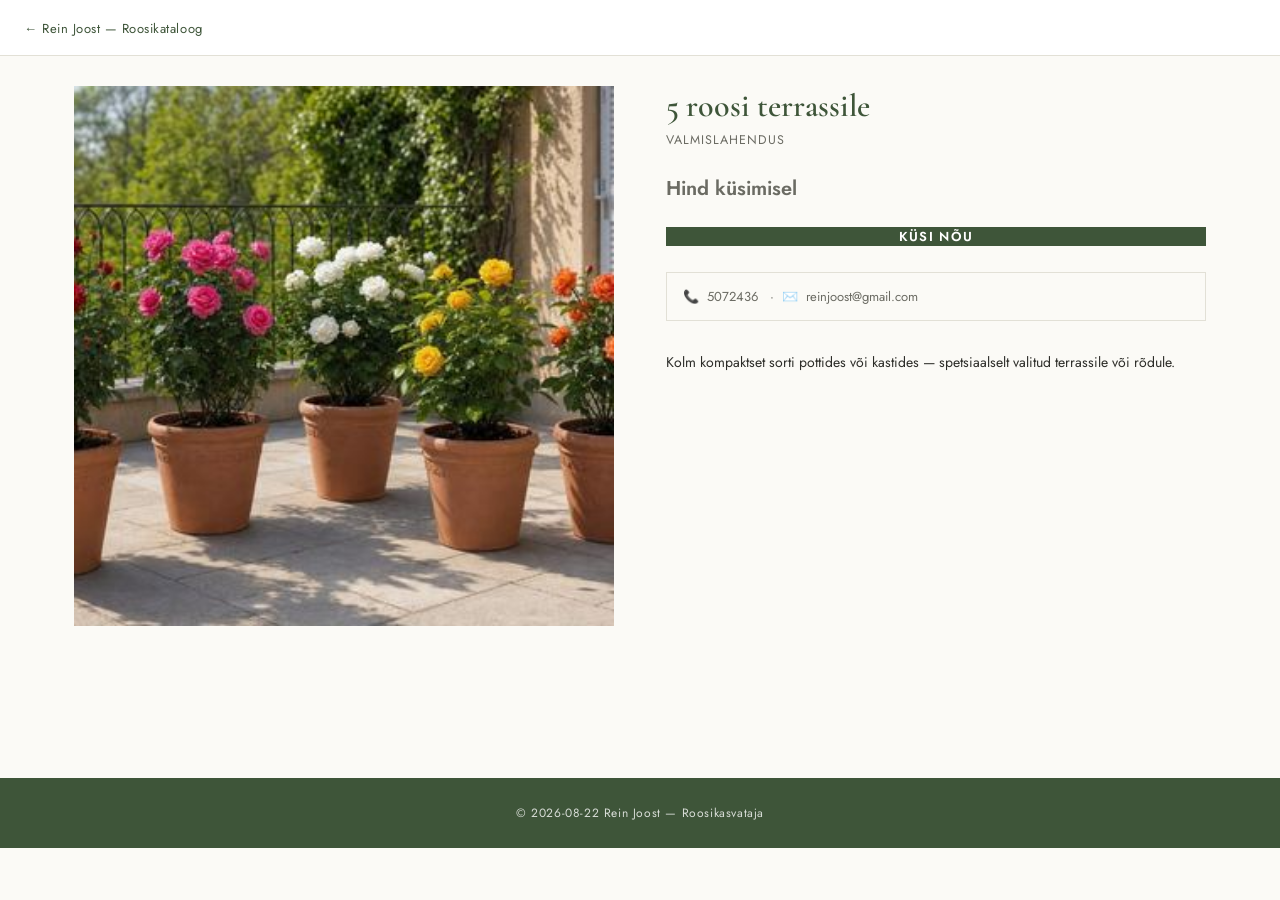
<file: kits/5-roosi-terrassile.html>
<!DOCTYPE html>
<html lang="et">
<head>
<meta charset="UTF-8">
<meta name="viewport" content="width=device-width, initial-scale=1.0">
<title>5 roosi terrassile — Rein Joost Roosikasvataja</title>
<meta name="description" content="Kolm kompaktset sorti pottides või kastides — spetsiaalselt valitud terrassile või rõdule.">
<link rel="canonical" href="https://reinjoost.github.io/kits/5-roosi-terrassile.html">
<meta property="og:type" content="product">
<meta property="og:title" content="5 roosi terrassile — Rein Joost">
<meta property="og:description" content="Kolm kompaktset sorti pottides või kastides — spetsiaalselt valitud terrassile või rõdule.">
<meta property="og:image" content="../images/thumbs/5-roosi-terrassile.jpg">
<meta property="og:url" content="https://reinjoost.github.io/kits/5-roosi-terrassile.html">
<link rel="preconnect" href="https://fonts.googleapis.com">
<link href="https://fonts.googleapis.com/css2?family=Cormorant+Garamond:wght@400;500;600;700&family=Jost:wght@300;400;500;600&display=swap" rel="stylesheet">
<link rel="stylesheet" href="../style.css">
</head>
<body>

  <header class="p-header">
    <a href="../index.html" class="p-back" data-i18n="backToCatalog">← Rein Joost — Roosikataloog</a>
  </header>

  <main class="product-wrap">
    <div class="product-main">
      <div class="product-gallery">
        <div class="product-gallery-main"><img id="mainImg" src="../images/thumbs/5-roosi-terrassile.jpg" alt="5 roosi terrassile"></div>
      </div>

      <div class="product-info">
        <h1 class="product-name" data-et="5 roosi terrassile" data-ru="3 розы для террасы" data-en="5 roosi terrassile">5 roosi terrassile</h1>
        <div class="product-type">Valmislahendus</div>
        <div class="product-price"><span class="price-on-request" data-i18n="priceOnRequest">Hind küsimisel</span></div>

        <div class="product-buy-row">
          <a class="btn-add-cart btn-consult" href="mailto:reinjoost@gmail.com?subject=5%20roosi%20terrassile" data-i18n="requestConsult">
            Küsi nõu
          </a>
        </div>

        <div class="product-delivery">
          <div class="delivery-option">📞 <a href="tel:5072436" style="color:inherit;">5072436</a> &nbsp;·&nbsp; ✉️ <a href="mailto:reinjoost@gmail.com" style="color:inherit;">reinjoost@gmail.com</a></div>
        </div>



        <p class="product-desc" data-et="Kolm kompaktset sorti pottides või kastides — spetsiaalselt valitud terrassile või rõdule." data-ru="Три компактных сорта в горшках или контейнерах — специально подобраны для террасы или балкона." data-en="Three compact varieties in pots or containers — specially selected for a terrace or balcony.">Kolm kompaktset sorti pottides või kastides — spetsiaalselt valitud terrassile või rõdule.</p>
      </div>
    </div>
  </main>

  <footer class="p-footer">© 2026-08-22 Rein Joost — Roosikasvataja</footer>

  <script src="../lang.js"></script>
  <script>
    initPageLang();
  </script>
</body>
</html>
</file>
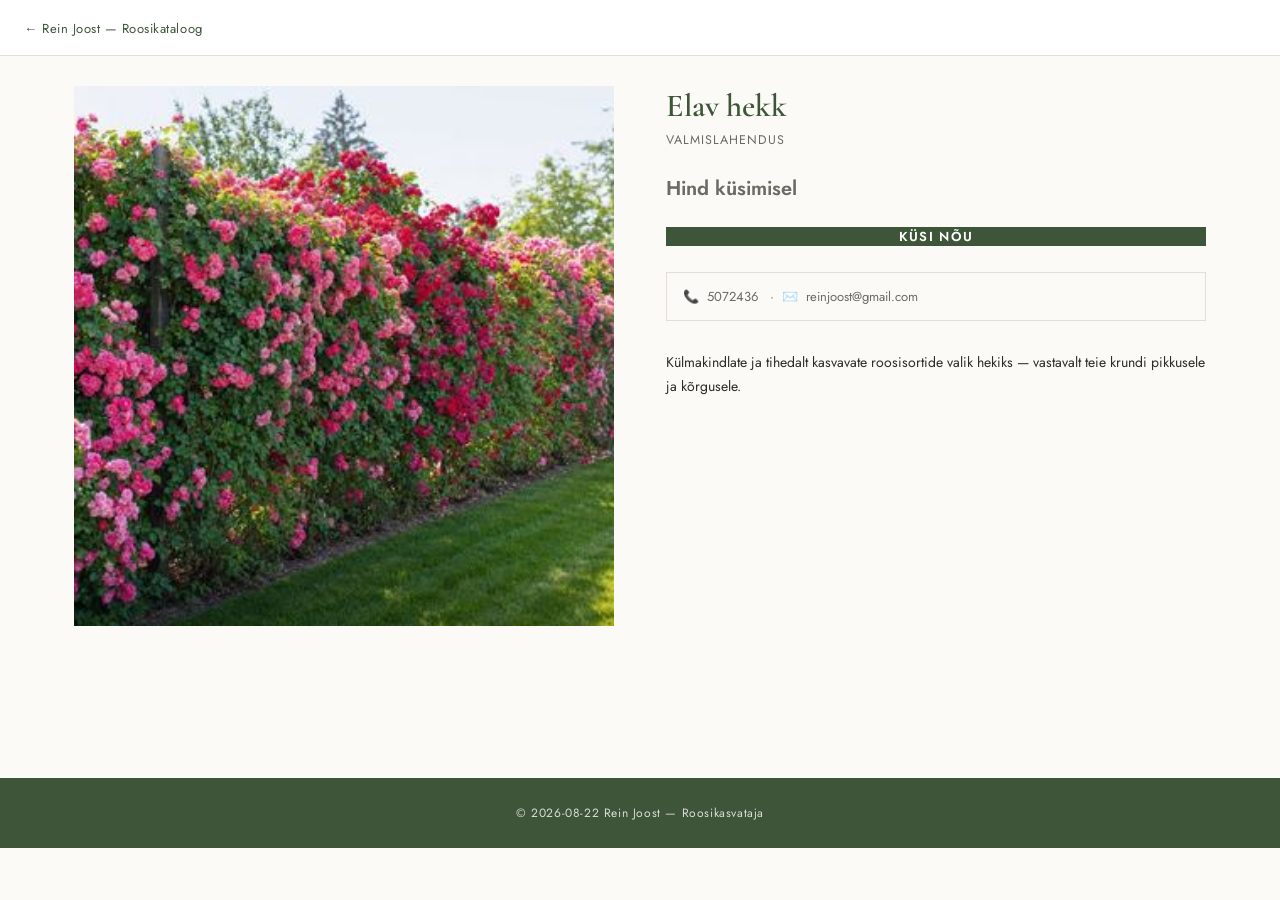
<file: kits/elav-hekk.html>
<!DOCTYPE html>
<html lang="et">
<head>
<meta charset="UTF-8">
<meta name="viewport" content="width=device-width, initial-scale=1.0">
<title>Elav hekk — Rein Joost Roosikasvataja</title>
<meta name="description" content="Külmakindlate ja tihedalt kasvavate roosisortide valik hekiks — vastavalt teie krundi pikkusele ja kõrgusele.">
<link rel="canonical" href="https://reinjoost.github.io/kits/elav-hekk.html">
<meta property="og:type" content="product">
<meta property="og:title" content="Elav hekk — Rein Joost">
<meta property="og:description" content="Külmakindlate ja tihedalt kasvavate roosisortide valik hekiks — vastavalt teie krundi pikkusele ja kõrgusele.">
<meta property="og:image" content="../images/thumbs/elav-hekk.jpg">
<meta property="og:url" content="https://reinjoost.github.io/kits/elav-hekk.html">
<link rel="preconnect" href="https://fonts.googleapis.com">
<link href="https://fonts.googleapis.com/css2?family=Cormorant+Garamond:wght@400;500;600;700&family=Jost:wght@300;400;500;600&display=swap" rel="stylesheet">
<link rel="stylesheet" href="../style.css">
</head>
<body>

  <header class="p-header">
    <a href="../index.html" class="p-back" data-i18n="backToCatalog">← Rein Joost — Roosikataloog</a>
  </header>

  <main class="product-wrap">
    <div class="product-main">
      <div class="product-gallery">
        <div class="product-gallery-main"><img id="mainImg" src="../images/thumbs/elav-hekk.jpg" alt="Elav hekk"></div>
      </div>

      <div class="product-info">
        <h1 class="product-name" data-et="Elav hekk" data-ru="Живая изгородь" data-en="Elav hekk">Elav hekk</h1>
        <div class="product-type">Valmislahendus</div>
        <div class="product-price"><span class="price-on-request" data-i18n="priceOnRequest">Hind küsimisel</span></div>

        <div class="product-buy-row">
          <a class="btn-add-cart btn-consult" href="mailto:reinjoost@gmail.com?subject=Elav%20hekk" data-i18n="requestConsult">
            Küsi nõu
          </a>
        </div>

        <div class="product-delivery">
          <div class="delivery-option">📞 <a href="tel:5072436" style="color:inherit;">5072436</a> &nbsp;·&nbsp; ✉️ <a href="mailto:reinjoost@gmail.com" style="color:inherit;">reinjoost@gmail.com</a></div>
        </div>



        <p class="product-desc" data-et="Külmakindlate ja tihedalt kasvavate roosisortide valik hekiks — vastavalt teie krundi pikkusele ja kõrgusele." data-ru="Подбор морозостойких и плотнорастущих сортов роз для живой изгороди — по длине и высоте вашего участка." data-en="A selection of frost-hardy, densely growing rose varieties for a hedge — matched to your plot's length and height.">Külmakindlate ja tihedalt kasvavate roosisortide valik hekiks — vastavalt teie krundi pikkusele ja kõrgusele.</p>
      </div>
    </div>
  </main>

  <footer class="p-footer">© 2026-08-22 Rein Joost — Roosikasvataja</footer>

  <script src="../lang.js"></script>
  <script>
    initPageLang();
  </script>
</body>
</html>
</file>
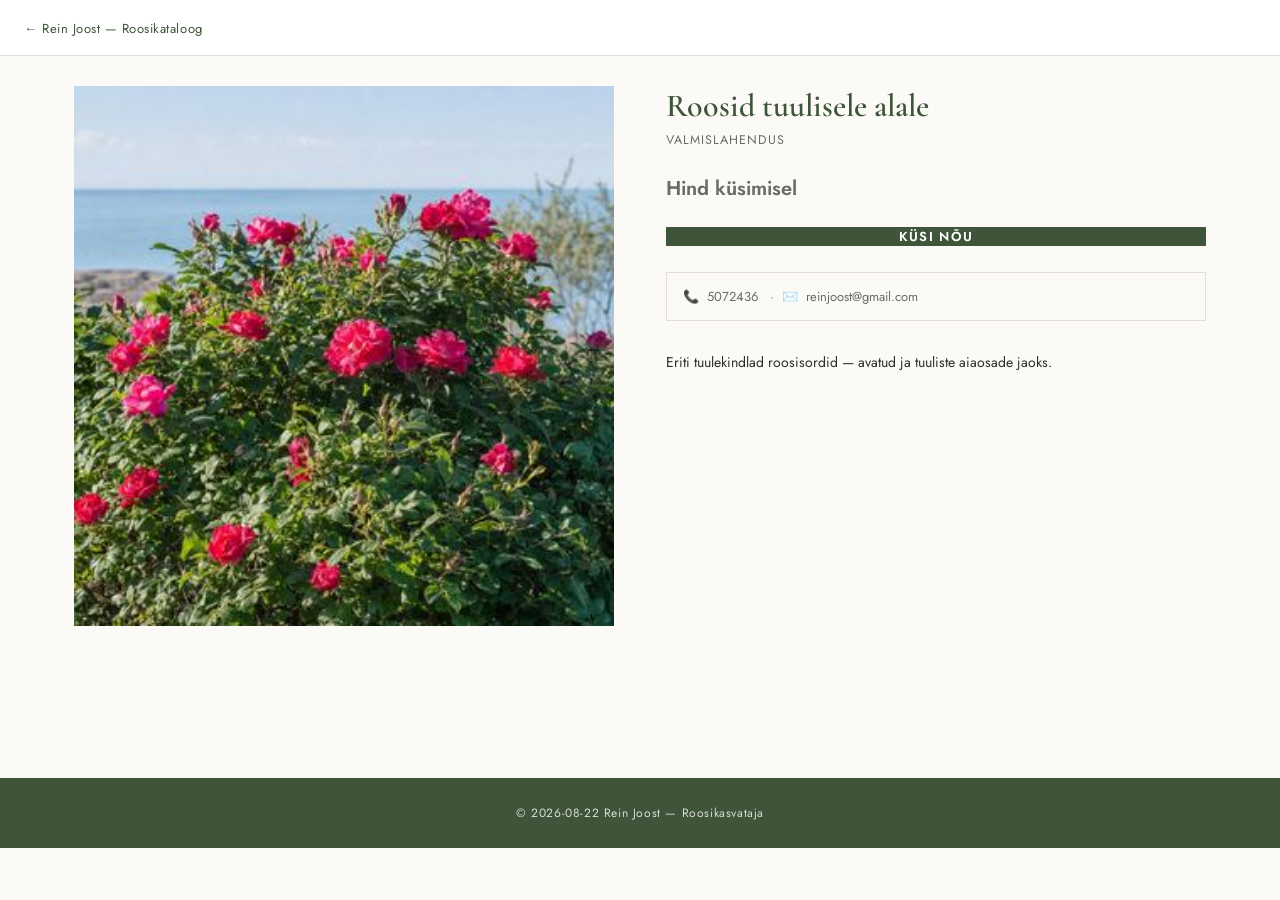
<file: kits/roosid-tuulisele-alale.html>
<!DOCTYPE html>
<html lang="et">
<head>
<meta charset="UTF-8">
<meta name="viewport" content="width=device-width, initial-scale=1.0">
<title>Roosid tuulisele alale — Rein Joost Roosikasvataja</title>
<meta name="description" content="Eriti tuulekindlad roosisordid — avatud ja tuuliste aiaosade jaoks.">
<link rel="canonical" href="https://reinjoost.github.io/kits/roosid-tuulisele-alale.html">
<meta property="og:type" content="product">
<meta property="og:title" content="Roosid tuulisele alale — Rein Joost">
<meta property="og:description" content="Eriti tuulekindlad roosisordid — avatud ja tuuliste aiaosade jaoks.">
<meta property="og:image" content="../images/thumbs/roosid-tuulisele-alale.jpg">
<meta property="og:url" content="https://reinjoost.github.io/kits/roosid-tuulisele-alale.html">
<link rel="preconnect" href="https://fonts.googleapis.com">
<link href="https://fonts.googleapis.com/css2?family=Cormorant+Garamond:wght@400;500;600;700&family=Jost:wght@300;400;500;600&display=swap" rel="stylesheet">
<link rel="stylesheet" href="../style.css">
</head>
<body>

  <header class="p-header">
    <a href="../index.html" class="p-back" data-i18n="backToCatalog">← Rein Joost — Roosikataloog</a>
  </header>

  <main class="product-wrap">
    <div class="product-main">
      <div class="product-gallery">
        <div class="product-gallery-main"><img id="mainImg" src="../images/thumbs/roosid-tuulisele-alale.jpg" alt="Roosid tuulisele alale"></div>
      </div>

      <div class="product-info">
        <h1 class="product-name" data-et="Roosid tuulisele alale" data-ru="Розы для ветреного участка" data-en="Roosid tuulisele alale">Roosid tuulisele alale</h1>
        <div class="product-type">Valmislahendus</div>
        <div class="product-price"><span class="price-on-request" data-i18n="priceOnRequest">Hind küsimisel</span></div>

        <div class="product-buy-row">
          <a class="btn-add-cart btn-consult" href="mailto:reinjoost@gmail.com?subject=Roosid%20tuulisele%20alale" data-i18n="requestConsult">
            Küsi nõu
          </a>
        </div>

        <div class="product-delivery">
          <div class="delivery-option">📞 <a href="tel:5072436" style="color:inherit;">5072436</a> &nbsp;·&nbsp; ✉️ <a href="mailto:reinjoost@gmail.com" style="color:inherit;">reinjoost@gmail.com</a></div>
        </div>



        <p class="product-desc" data-et="Eriti tuulekindlad roosisordid — avatud ja tuuliste aiaosade jaoks." data-ru="Особо устойчивые к ветру сорта роз — для открытых, продуваемых участков сада." data-en="Especially wind-resistant rose varieties — for open, exposed parts of the garden.">Eriti tuulekindlad roosisordid — avatud ja tuuliste aiaosade jaoks.</p>
      </div>
    </div>
  </main>

  <footer class="p-footer">© 2026-08-22 Rein Joost — Roosikasvataja</footer>

  <script src="../lang.js"></script>
  <script>
    initPageLang();
  </script>
</body>
</html>
</file>
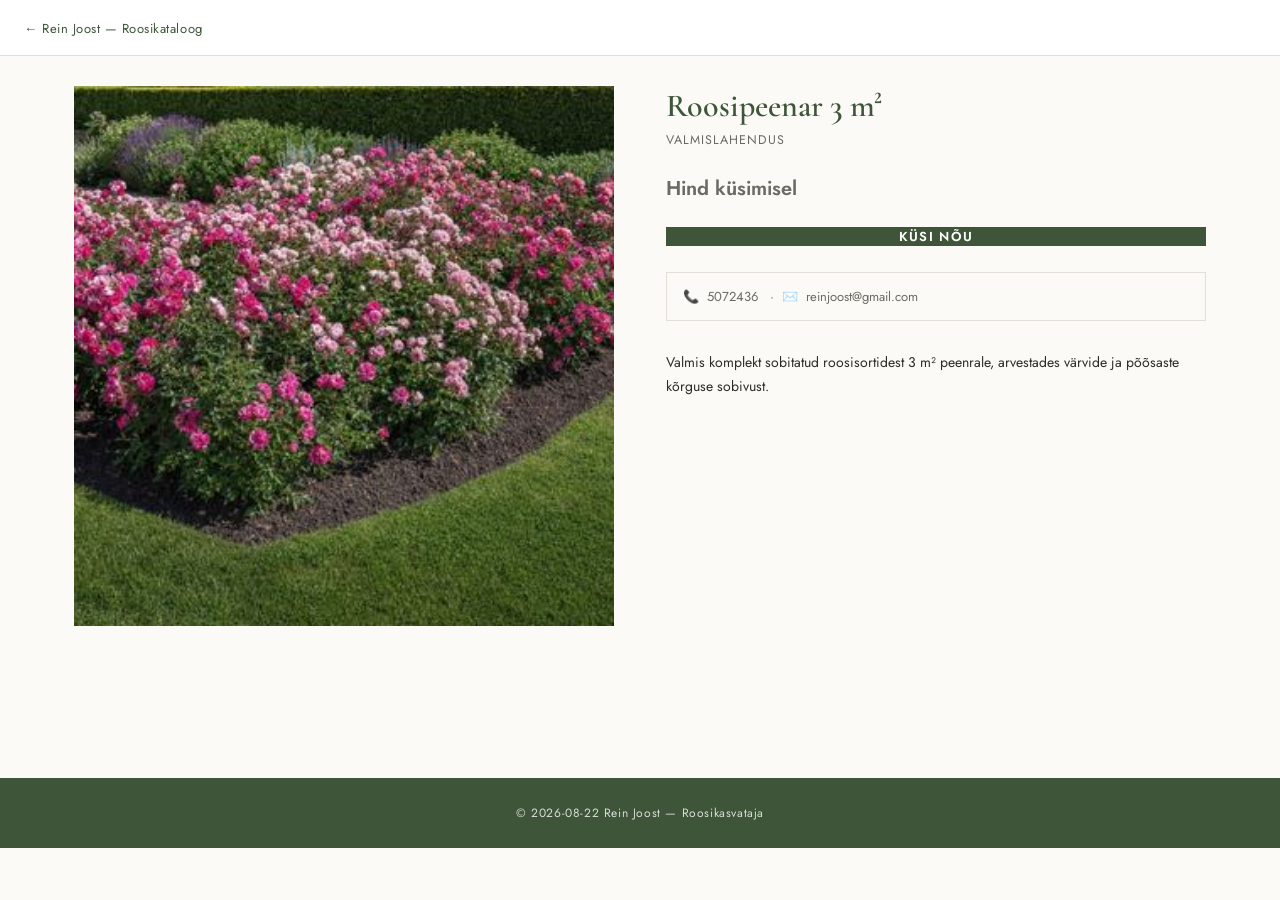
<file: kits/roosipeenar-3-m2.html>
<!DOCTYPE html>
<html lang="et">
<head>
<meta charset="UTF-8">
<meta name="viewport" content="width=device-width, initial-scale=1.0">
<title>Roosipeenar 3 m² — Rein Joost Roosikasvataja</title>
<meta name="description" content="Valmis komplekt sobitatud roosisortidest 3 m² peenrale, arvestades värvide ja põõsaste kõrguse sobivust.">
<link rel="canonical" href="https://reinjoost.github.io/kits/roosipeenar-3-m2.html">
<meta property="og:type" content="product">
<meta property="og:title" content="Roosipeenar 3 m² — Rein Joost">
<meta property="og:description" content="Valmis komplekt sobitatud roosisortidest 3 m² peenrale, arvestades värvide ja põõsaste kõrguse sobivust.">
<meta property="og:image" content="../images/thumbs/roosipeenar-3-m2.jpg">
<meta property="og:url" content="https://reinjoost.github.io/kits/roosipeenar-3-m2.html">
<link rel="preconnect" href="https://fonts.googleapis.com">
<link href="https://fonts.googleapis.com/css2?family=Cormorant+Garamond:wght@400;500;600;700&family=Jost:wght@300;400;500;600&display=swap" rel="stylesheet">
<link rel="stylesheet" href="../style.css">
</head>
<body>

  <header class="p-header">
    <a href="../index.html" class="p-back" data-i18n="backToCatalog">← Rein Joost — Roosikataloog</a>
  </header>

  <main class="product-wrap">
    <div class="product-main">
      <div class="product-gallery">
        <div class="product-gallery-main"><img id="mainImg" src="../images/thumbs/roosipeenar-3-m2.jpg" alt="Roosipeenar 3 m²"></div>
      </div>

      <div class="product-info">
        <h1 class="product-name" data-et="Roosipeenar 3 m²" data-ru="Розовая клумба на 3 м²" data-en="Roosipeenar 3 m²">Roosipeenar 3 m²</h1>
        <div class="product-type">Valmislahendus</div>
        <div class="product-price"><span class="price-on-request" data-i18n="priceOnRequest">Hind küsimisel</span></div>

        <div class="product-buy-row">
          <a class="btn-add-cart btn-consult" href="mailto:reinjoost@gmail.com?subject=Roosipeenar%203%20m²" data-i18n="requestConsult">
            Küsi nõu
          </a>
        </div>

        <div class="product-delivery">
          <div class="delivery-option">📞 <a href="tel:5072436" style="color:inherit;">5072436</a> &nbsp;·&nbsp; ✉️ <a href="mailto:reinjoost@gmail.com" style="color:inherit;">reinjoost@gmail.com</a></div>
        </div>



        <p class="product-desc" data-et="Valmis komplekt sobitatud roosisortidest 3 m² peenrale, arvestades värvide ja põõsaste kõrguse sobivust." data-ru="Набор уже подобранных сортов роз для клумбы площадью 3 м², с учётом сочетаемости цветов и высоты кустов." data-en="A ready-made set of matched rose varieties for a 3 m² flowerbed, considering colour and height compatibility.">Valmis komplekt sobitatud roosisortidest 3 m² peenrale, arvestades värvide ja põõsaste kõrguse sobivust.</p>
      </div>
    </div>
  </main>

  <footer class="p-footer">© 2026-08-22 Rein Joost — Roosikasvataja</footer>

  <script src="../lang.js"></script>
  <script>
    initPageLang();
  </script>
</body>
</html>
</file>
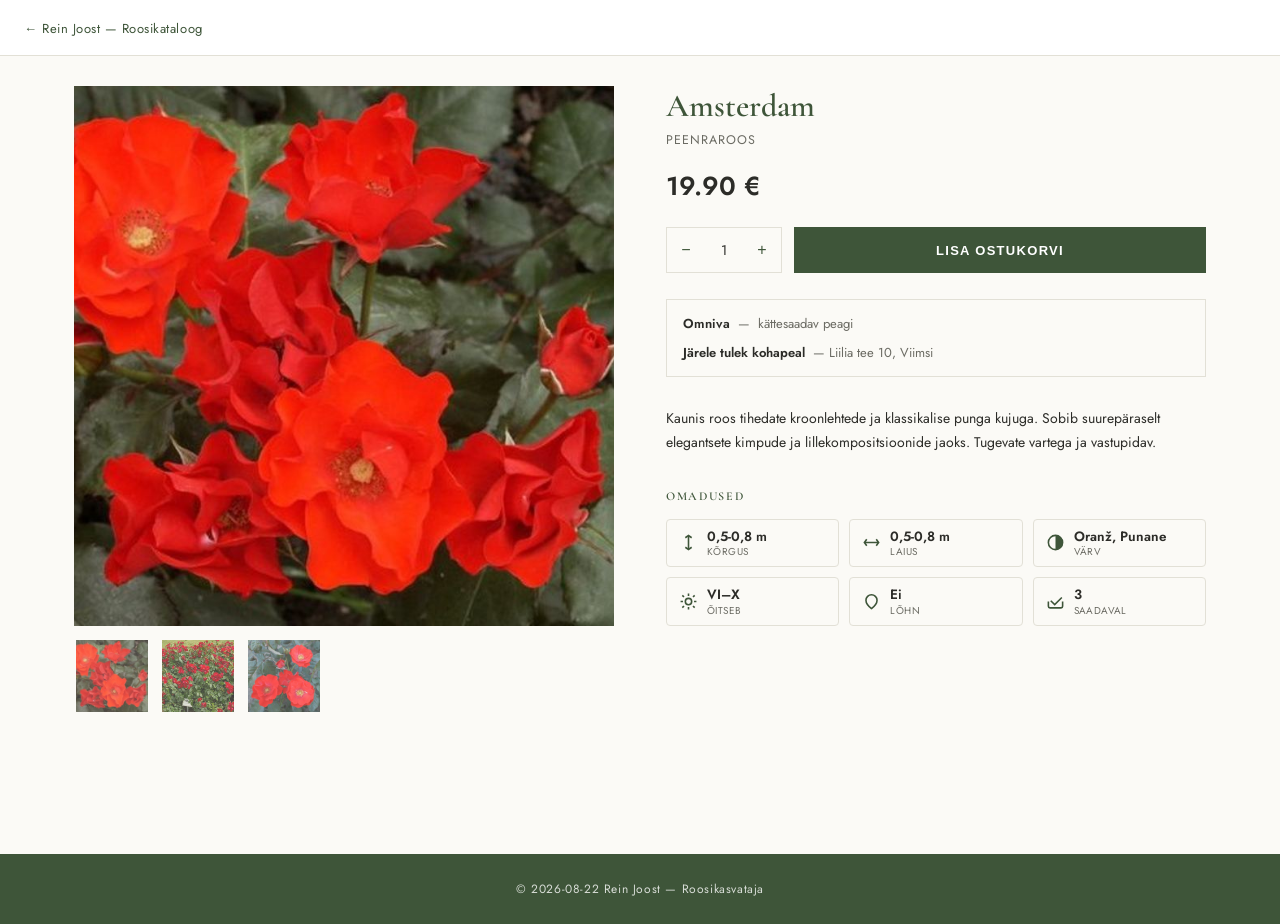
<file: roses/amsterdam.html>
<!DOCTYPE html>
<html lang="et">
<head>
<meta charset="UTF-8">
<meta name="viewport" content="width=device-width, initial-scale=1.0">
<title>Amsterdam — Rein Joost Roosikasvataja</title>
<meta name="description" content="Kaunis roos tihedate kroonlehtede ja klassikalise punga kujuga. Sobib suurepäraselt elegantsete kimpude ja lillekompositsioonide jaoks. Tugevate vartega ja…">
<link rel="canonical" href="https://reinjoost.github.io/roses/amsterdam.html">

<!-- Open Graph (для соцсетей и части AI-агентов) -->
<meta property="og:type" content="product">
<meta property="og:title" content="Amsterdam — Rein Joost">
<meta property="og:description" content="Kaunis roos tihedate kroonlehtede ja klassikalise punga kujuga. Sobib suurepäraselt elegantsete kimpude ja lillekompositsioonide jaoks. Tugevate vartega ja…">
<meta property="og:image" content="../images/full/amsterdam-1.jpg">
<meta property="og:url" content="https://reinjoost.github.io/roses/amsterdam.html">

<link rel="preconnect" href="https://fonts.googleapis.com">
<link href="https://fonts.googleapis.com/css2?family=Cormorant+Garamond:wght@400;500;600;700&family=Jost:wght@300;400;500;600&display=swap" rel="stylesheet">
<link rel="stylesheet" href="../style.css">

<!-- Структурированные данные Schema.org — их читают Google и AI-агенты. Специально оставлены на всех
     языках сразу (в отличие от видимого текста), чтобы поисковики и AI видели полное описание всегда. -->
<script type="application/ld+json">
{
  "@context": "https://schema.org",
  "@type": "Product",
  "name": "Amsterdam",
  "description": "Kaunis roos tihedate kroonlehtede ja klassikalise punga kujuga. Sobib suurepäraselt elegantsete kimpude ja lillekompositsioonide jaoks. Tugevate vartega ja… это красивая роза с плотными лепестками и классической формой бутона. Этот цветок отлично подходит для создания элегантных букетов и живых композиций. Раст… A beautiful rose with dense petals and a classic bud shape. Perfect for elegant bouquets and floral arrangements. Strong stems and resistant to outdoor con…",
  "image": "../images/full/amsterdam-1.jpg",
  "url": "https://reinjoost.github.io/roses/amsterdam.html",
  "category": "Peenraroos",
  "offers": {
    "@type": "Offer",
    "priceCurrency": "EUR",
    "price": "19.90",
    "availability": "https://schema.org/InStock",
    "url": "https://reinjoost.github.io/roses/amsterdam.html"
  }
}
</script>
</head>
<body>

  <header class="p-header">
    <a href="../index.html" class="p-back" data-i18n="backToCatalog">← Rein Joost — Roosikataloog</a>
  </header>

  <main class="product-wrap">
    <div class="product-main">
      <div class="product-gallery">
        <div class="product-gallery-main"><img id="mainImg" src="../images/full/amsterdam-1.jpg" alt="Amsterdam"></div>
        <div class="product-gallery-thumbs">
<img src="../images/full/amsterdam-1.jpg" alt="Amsterdam" loading="lazy">
<img src="../images/full/amsterdam-2.jpg" alt="Amsterdam" loading="lazy">
<img src="../images/full/amsterdam-3.jpg" alt="Amsterdam" loading="lazy">
        </div>
      </div>

      <div class="product-info">
        <h1 class="product-name">Amsterdam</h1>
        <div class="product-type" data-et="Peenraroos" data-ru="Клумбовая роза" data-en="Bed rose">Peenraroos</div>
        <div class="product-price">19.90 €</div>

        <div class="product-buy-row">
          <div class="qty-control">
            <button type="button" id="qtyMinus">−</button>
            <span id="qtyValue">1</span>
            <button type="button" id="qtyPlus">+</button>
          </div>
          <button type="button" class="btn-add-cart" data-i18n="addToCart">Lisa ostukorvi</button>
        </div>

        <div class="product-delivery">
          <div class="delivery-option"><b>Omniva</b> — <span data-i18n="deliverySoon">kättesaadav peagi</span></div>
          <div class="delivery-option"><b data-i18n="pickup">Järele tulek kohapeal</b> — Liilia tee 10, Viimsi</div>
        </div>

        



        <p class="product-desc" data-et="Kaunis roos tihedate kroonlehtede ja klassikalise punga kujuga. Sobib suurepäraselt elegantsete kimpude ja lillekompositsioonide jaoks. Tugevate vartega ja vastupidav." data-ru="это красивая роза с плотными лепестками и классической формой бутона. Этот цветок отлично подходит для создания элегантных букетов и живых композиций. Растение обладает крепкими побегами и устойчивостью к внешним условиям." data-en="A beautiful rose with dense petals and a classic bud shape. Perfect for elegant bouquets and floral arrangements. Strong stems and resistant to outdoor conditions.">Kaunis roos tihedate kroonlehtede ja klassikalise punga kujuga. Sobib suurepäraselt elegantsete kimpude ja lillekompositsioonide jaoks. Tugevate vartega ja vastupidav.</p>

        <div class="product-omadused">
          <h3 data-i18n="omadusedTitle">Omadused</h3>
          <div class="omadused-grid">
            <div class="omadused-item" title="Kõrgus">
              <svg viewBox="0 0 24 24" fill="none" stroke="currentColor" stroke-width="2"><path d="M12 3v18M8 6l4-3 4 3M8 18l4 3 4-3"/></svg>
              <div class="omadused-text"><div class="omadused-value">0,5-0,8 m</div><div class="omadused-label" data-i18n="omHeight">Kõrgus</div></div>
            </div>
            <div class="omadused-item" title="Laius">
              <svg viewBox="0 0 24 24" fill="none" stroke="currentColor" stroke-width="2"><path d="M3 12h18M6 8l-3 4 3 4M18 8l3 4-3 4"/></svg>
              <div class="omadused-text"><div class="omadused-value">0,5-0,8 m</div><div class="omadused-label" data-i18n="omWidth">Laius</div></div>
            </div>
            <div class="omadused-item" title="Värv">
              <svg viewBox="0 0 24 24" fill="none" stroke="currentColor" stroke-width="2"><circle cx="12" cy="12" r="9"/><path d="M12 3a9 9 0 0 1 0 18z" fill="currentColor" stroke="none"/></svg>
              <div class="omadused-text"><div class="omadused-value" data-et="Oranž, Punane" data-ru="Оранжевый, Красный" data-en="Orange, Red">Oranž, Punane</div><div class="omadused-label" data-i18n="omColor">Värv</div></div>
            </div>
            <div class="omadused-item" title="Õitseb">
              <svg viewBox="0 0 24 24" fill="none" stroke="currentColor" stroke-width="2"><circle cx="12" cy="12" r="4"/><path d="M12 2v3M12 19v3M4.2 4.2l2.1 2.1M17.7 17.7l2.1 2.1M2 12h3M19 12h3M4.2 19.8l2.1-2.1M17.7 6.3l2.1-2.1"/></svg>
              <div class="omadused-text"><div class="omadused-value">VI–X</div><div class="omadused-label" data-i18n="omBloom">Õitseb</div></div>
            </div>
            <div class="omadused-item" title="Lõhn">
              <svg viewBox="0 0 24 24" fill="none" stroke="currentColor" stroke-width="2"><path d="M12 21c4-3 7-6.5 7-10.5A7 7 0 0 0 5 10.5C5 14.5 8 18 12 21z"/></svg>
              <div class="omadused-text"><div class="omadused-value" data-et="Ei" data-ru="Нет" data-en="No">Ei</div><div class="omadused-label" data-i18n="omFragrance">Lõhn</div></div>
            </div>
            <div class="omadused-item" title="Saadaval">
              <svg viewBox="0 0 24 24" fill="none" stroke="currentColor" stroke-width="2"><path d="M20 7l-9 9-5-5"/><path d="M3 12v6a2 2 0 0 0 2 2h14a2 2 0 0 0 2-2v-6"/></svg>
              <div class="omadused-text"><div class="omadused-value">3</div><div class="omadused-label" data-i18n="omStock">Saadaval</div></div>
            </div>
          </div>
        </div>
      </div>
    </div>
  </main>

  <footer class="p-footer">© 2026-08-22 Rein Joost — Roosikasvataja</footer>

  <script src="../lang.js"></script>
  <script>
    document.querySelectorAll('.product-gallery-thumbs img').forEach(img=>{
      img.addEventListener('click', ()=>{ document.getElementById('mainImg').src = img.src; });
    });
    document.getElementById('qtyMinus').addEventListener('click', ()=>{
      const el = document.getElementById('qtyValue');
      el.textContent = Math.max(1, parseInt(el.textContent)-1);
    });
    document.getElementById('qtyPlus').addEventListener('click', ()=>{
      const el = document.getElementById('qtyValue');
      el.textContent = parseInt(el.textContent)+1;
    });
    initPageLang();
  </script>
</body>
</html>
</file>
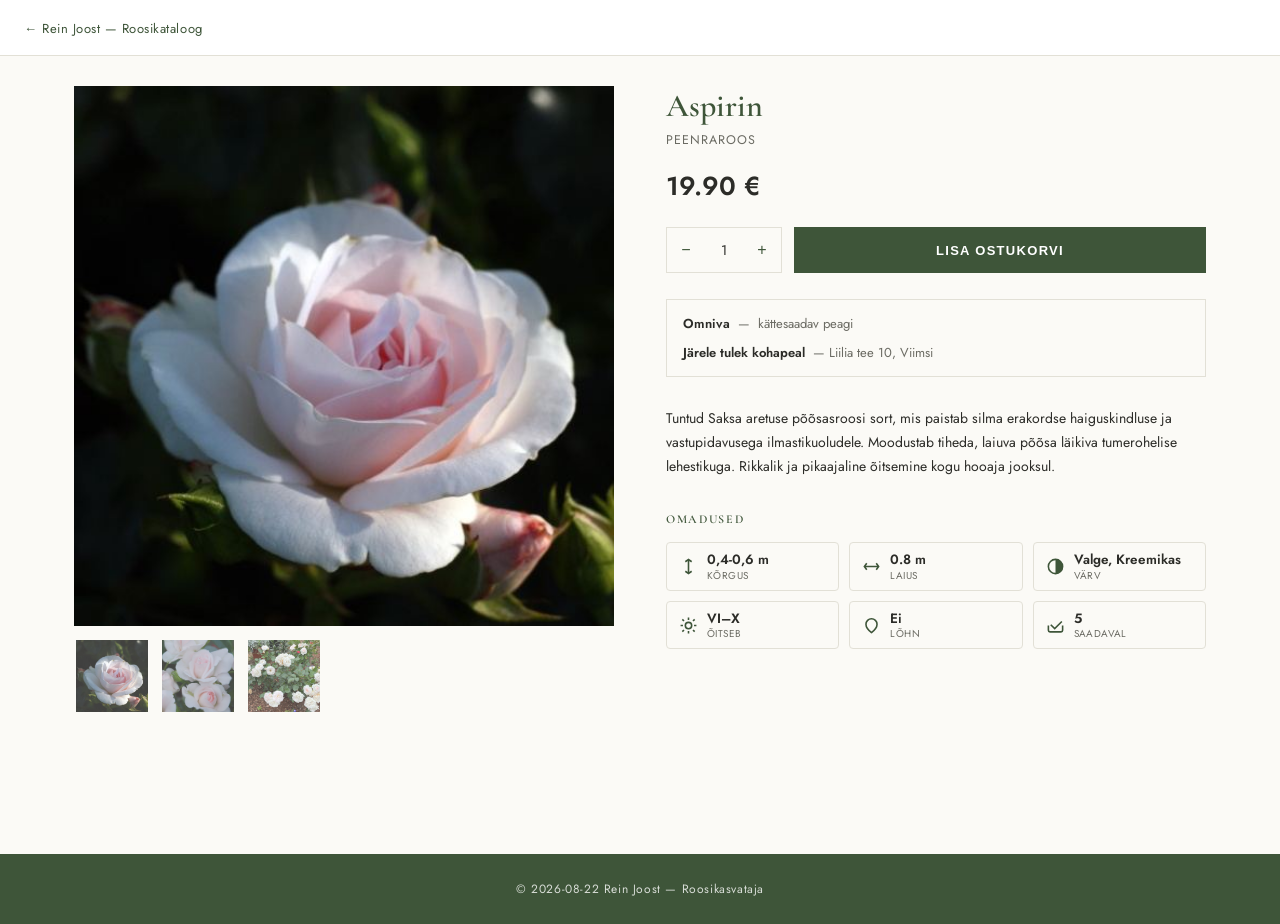
<file: roses/aspirin.html>
<!DOCTYPE html>
<html lang="et">
<head>
<meta charset="UTF-8">
<meta name="viewport" content="width=device-width, initial-scale=1.0">
<title>Aspirin — Rein Joost Roosikasvataja</title>
<meta name="description" content="Tuntud Saksa aretuse põõsasroosi sort, mis paistab silma erakordse haiguskindluse ja vastupidavusega ilmastikuoludele. Moodustab tiheda, laiuva põõsa läiki…">
<link rel="canonical" href="https://reinjoost.github.io/roses/aspirin.html">

<!-- Open Graph (для соцсетей и части AI-агентов) -->
<meta property="og:type" content="product">
<meta property="og:title" content="Aspirin — Rein Joost">
<meta property="og:description" content="Tuntud Saksa aretuse põõsasroosi sort, mis paistab silma erakordse haiguskindluse ja vastupidavusega ilmastikuoludele. Moodustab tiheda, laiuva põõsa läiki…">
<meta property="og:image" content="../images/full/aspirin-1.jpg">
<meta property="og:url" content="https://reinjoost.github.io/roses/aspirin.html">

<link rel="preconnect" href="https://fonts.googleapis.com">
<link href="https://fonts.googleapis.com/css2?family=Cormorant+Garamond:wght@400;500;600;700&family=Jost:wght@300;400;500;600&display=swap" rel="stylesheet">
<link rel="stylesheet" href="../style.css">

<!-- Структурированные данные Schema.org — их читают Google и AI-агенты. Специально оставлены на всех
     языках сразу (в отличие от видимого текста), чтобы поисковики и AI видели полное описание всегда. -->
<script type="application/ld+json">
{
  "@context": "https://schema.org",
  "@type": "Product",
  "name": "Aspirin",
  "description": "Tuntud Saksa aretuse põõsasroosi sort, mis paistab silma erakordse haiguskindluse ja vastupidavusega ilmastikuoludele. Moodustab tiheda, laiuva põõsa läiki… знаменитый сорт кустовой розы немецкой селекции, отличающийся исключительной стойкостью к болезням и неблагоприятным погодным условиям. Растение образует п… A renowned German-bred shrub rose valued for its outstanding disease resistance and weather tolerance. Forms a dense, spreading shrub with glossy dark-gree…",
  "image": "../images/full/aspirin-1.jpg",
  "url": "https://reinjoost.github.io/roses/aspirin.html",
  "category": "Peenraroos",
  "offers": {
    "@type": "Offer",
    "priceCurrency": "EUR",
    "price": "19.90",
    "availability": "https://schema.org/InStock",
    "url": "https://reinjoost.github.io/roses/aspirin.html"
  }
}
</script>
</head>
<body>

  <header class="p-header">
    <a href="../index.html" class="p-back" data-i18n="backToCatalog">← Rein Joost — Roosikataloog</a>
  </header>

  <main class="product-wrap">
    <div class="product-main">
      <div class="product-gallery">
        <div class="product-gallery-main"><img id="mainImg" src="../images/full/aspirin-1.jpg" alt="Aspirin"></div>
        <div class="product-gallery-thumbs">
<img src="../images/full/aspirin-1.jpg" alt="Aspirin" loading="lazy">
<img src="../images/full/aspirin-2.jpg" alt="Aspirin" loading="lazy">
<img src="../images/full/aspirin-3.jpg" alt="Aspirin" loading="lazy">
        </div>
      </div>

      <div class="product-info">
        <h1 class="product-name">Aspirin</h1>
        <div class="product-type" data-et="Peenraroos" data-ru="Клумбовая роза" data-en="Bed rose">Peenraroos</div>
        <div class="product-price">19.90 €</div>

        <div class="product-buy-row">
          <div class="qty-control">
            <button type="button" id="qtyMinus">−</button>
            <span id="qtyValue">1</span>
            <button type="button" id="qtyPlus">+</button>
          </div>
          <button type="button" class="btn-add-cart" data-i18n="addToCart">Lisa ostukorvi</button>
        </div>

        <div class="product-delivery">
          <div class="delivery-option"><b>Omniva</b> — <span data-i18n="deliverySoon">kättesaadav peagi</span></div>
          <div class="delivery-option"><b data-i18n="pickup">Järele tulek kohapeal</b> — Liilia tee 10, Viimsi</div>
        </div>

        



        <p class="product-desc" data-et="Tuntud Saksa aretuse põõsasroosi sort, mis paistab silma erakordse haiguskindluse ja vastupidavusega ilmastikuoludele. Moodustab tiheda, laiuva põõsa läikiva tumerohelise lehestikuga. Rikkalik ja pikaajaline õitsemine kogu hooaja jooksul." data-ru="знаменитый сорт кустовой розы немецкой селекции, отличающийся исключительной стойкостью к болезням и неблагоприятным погодным условиям. Растение образует плотный, раскидистый кустарник с темно-зеленой, глянцевой листвой, который прекрасно держит форму. Этот сорт славится своей обильной и продолжительной волной цветения, сохраняя декоративный вид в течение всего сезона." data-en="A renowned German-bred shrub rose valued for its outstanding disease resistance and weather tolerance. Forms a dense, spreading shrub with glossy dark-green foliage that holds its shape well. Known for abundant, long-lasting waves of bloom.">Tuntud Saksa aretuse põõsasroosi sort, mis paistab silma erakordse haiguskindluse ja vastupidavusega ilmastikuoludele. Moodustab tiheda, laiuva põõsa läikiva tumerohelise lehestikuga. Rikkalik ja pikaajaline õitsemine kogu hooaja jooksul.</p>

        <div class="product-omadused">
          <h3 data-i18n="omadusedTitle">Omadused</h3>
          <div class="omadused-grid">
            <div class="omadused-item" title="Kõrgus">
              <svg viewBox="0 0 24 24" fill="none" stroke="currentColor" stroke-width="2"><path d="M12 3v18M8 6l4-3 4 3M8 18l4 3 4-3"/></svg>
              <div class="omadused-text"><div class="omadused-value">0,4-0,6 m</div><div class="omadused-label" data-i18n="omHeight">Kõrgus</div></div>
            </div>
            <div class="omadused-item" title="Laius">
              <svg viewBox="0 0 24 24" fill="none" stroke="currentColor" stroke-width="2"><path d="M3 12h18M6 8l-3 4 3 4M18 8l3 4-3 4"/></svg>
              <div class="omadused-text"><div class="omadused-value">0.8 m</div><div class="omadused-label" data-i18n="omWidth">Laius</div></div>
            </div>
            <div class="omadused-item" title="Värv">
              <svg viewBox="0 0 24 24" fill="none" stroke="currentColor" stroke-width="2"><circle cx="12" cy="12" r="9"/><path d="M12 3a9 9 0 0 1 0 18z" fill="currentColor" stroke="none"/></svg>
              <div class="omadused-text"><div class="omadused-value" data-et="Valge, Kreemikas" data-ru="Белый, Кремовый" data-en="White, Cream">Valge, Kreemikas</div><div class="omadused-label" data-i18n="omColor">Värv</div></div>
            </div>
            <div class="omadused-item" title="Õitseb">
              <svg viewBox="0 0 24 24" fill="none" stroke="currentColor" stroke-width="2"><circle cx="12" cy="12" r="4"/><path d="M12 2v3M12 19v3M4.2 4.2l2.1 2.1M17.7 17.7l2.1 2.1M2 12h3M19 12h3M4.2 19.8l2.1-2.1M17.7 6.3l2.1-2.1"/></svg>
              <div class="omadused-text"><div class="omadused-value">VI–X</div><div class="omadused-label" data-i18n="omBloom">Õitseb</div></div>
            </div>
            <div class="omadused-item" title="Lõhn">
              <svg viewBox="0 0 24 24" fill="none" stroke="currentColor" stroke-width="2"><path d="M12 21c4-3 7-6.5 7-10.5A7 7 0 0 0 5 10.5C5 14.5 8 18 12 21z"/></svg>
              <div class="omadused-text"><div class="omadused-value" data-et="Ei" data-ru="Нет" data-en="No">Ei</div><div class="omadused-label" data-i18n="omFragrance">Lõhn</div></div>
            </div>
            <div class="omadused-item" title="Saadaval">
              <svg viewBox="0 0 24 24" fill="none" stroke="currentColor" stroke-width="2"><path d="M20 7l-9 9-5-5"/><path d="M3 12v6a2 2 0 0 0 2 2h14a2 2 0 0 0 2-2v-6"/></svg>
              <div class="omadused-text"><div class="omadused-value">5</div><div class="omadused-label" data-i18n="omStock">Saadaval</div></div>
            </div>
          </div>
        </div>
      </div>
    </div>
  </main>

  <footer class="p-footer">© 2026-08-22 Rein Joost — Roosikasvataja</footer>

  <script src="../lang.js"></script>
  <script>
    document.querySelectorAll('.product-gallery-thumbs img').forEach(img=>{
      img.addEventListener('click', ()=>{ document.getElementById('mainImg').src = img.src; });
    });
    document.getElementById('qtyMinus').addEventListener('click', ()=>{
      const el = document.getElementById('qtyValue');
      el.textContent = Math.max(1, parseInt(el.textContent)-1);
    });
    document.getElementById('qtyPlus').addEventListener('click', ()=>{
      const el = document.getElementById('qtyValue');
      el.textContent = parseInt(el.textContent)+1;
    });
    initPageLang();
  </script>
</body>
</html>
</file>
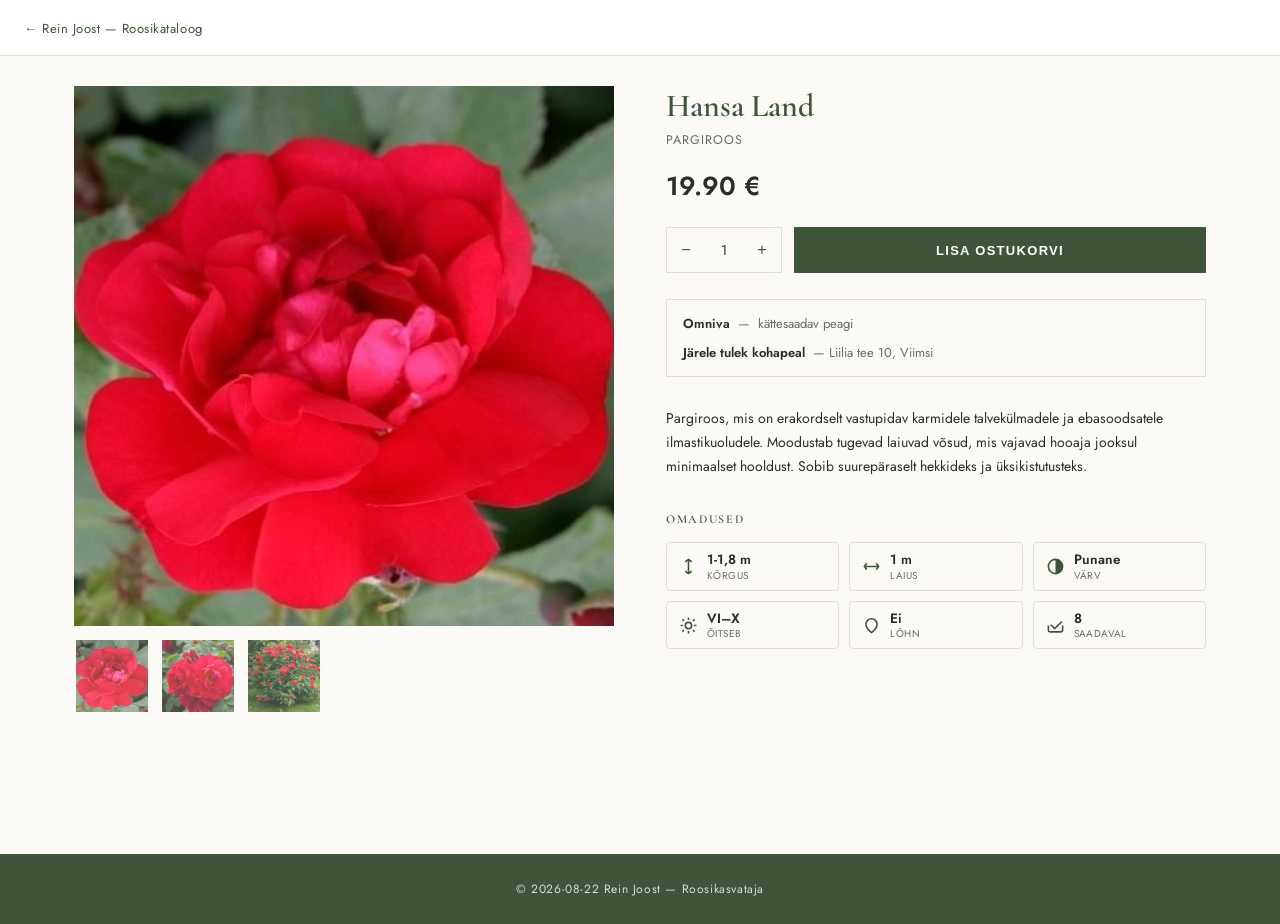
<file: roses/hansa-land.html>
<!DOCTYPE html>
<html lang="et">
<head>
<meta charset="UTF-8">
<meta name="viewport" content="width=device-width, initial-scale=1.0">
<title>Hansa Land — Rein Joost Roosikasvataja</title>
<meta name="description" content="Pargiroos, mis on erakordselt vastupidav karmidele talvekülmadele ja ebasoodsatele ilmastikuoludele. Moodustab tugevad laiuvad võsud, mis vajavad hooaja jo…">
<link rel="canonical" href="https://reinjoost.github.io/roses/hansa-land.html">

<!-- Open Graph (для соцсетей и части AI-агентов) -->
<meta property="og:type" content="product">
<meta property="og:title" content="Hansa Land — Rein Joost">
<meta property="og:description" content="Pargiroos, mis on erakordselt vastupidav karmidele talvekülmadele ja ebasoodsatele ilmastikuoludele. Moodustab tugevad laiuvad võsud, mis vajavad hooaja jo…">
<meta property="og:image" content="../images/full/hansa-land-1.jpg">
<meta property="og:url" content="https://reinjoost.github.io/roses/hansa-land.html">

<link rel="preconnect" href="https://fonts.googleapis.com">
<link href="https://fonts.googleapis.com/css2?family=Cormorant+Garamond:wght@400;500;600;700&family=Jost:wght@300;400;500;600&display=swap" rel="stylesheet">
<link rel="stylesheet" href="../style.css">

<!-- Структурированные данные Schema.org — их читают Google и AI-агенты. Специально оставлены на всех
     языках сразу (в отличие от видимого текста), чтобы поисковики и AI видели полное описание всегда. -->
<script type="application/ld+json">
{
  "@context": "https://schema.org",
  "@type": "Product",
  "name": "Hansa Land",
  "description": "Pargiroos, mis on erakordselt vastupidav karmidele talvekülmadele ja ebasoodsatele ilmastikuoludele. Moodustab tugevad laiuvad võsud, mis vajavad hooaja jo… Парковый кустарник обладает исключительной устойчивостью к суровым зимним морозам и неблагоприятным погодным условиям. Растение формирует мощные раскидисты… A park shrub rose with outstanding resistance to harsh winter frosts and unfavourable weather. Forms strong spreading canes needing minimal care. Great for…",
  "image": "../images/full/hansa-land-1.jpg",
  "url": "https://reinjoost.github.io/roses/hansa-land.html",
  "category": "Pargiroos",
  "offers": {
    "@type": "Offer",
    "priceCurrency": "EUR",
    "price": "19.90",
    "availability": "https://schema.org/InStock",
    "url": "https://reinjoost.github.io/roses/hansa-land.html"
  }
}
</script>
</head>
<body>

  <header class="p-header">
    <a href="../index.html" class="p-back" data-i18n="backToCatalog">← Rein Joost — Roosikataloog</a>
  </header>

  <main class="product-wrap">
    <div class="product-main">
      <div class="product-gallery">
        <div class="product-gallery-main"><img id="mainImg" src="../images/full/hansa-land-1.jpg" alt="Hansa Land"></div>
        <div class="product-gallery-thumbs">
<img src="../images/full/hansa-land-1.jpg" alt="Hansa Land" loading="lazy">
<img src="../images/full/hansa-land-2.jpg" alt="Hansa Land" loading="lazy">
<img src="../images/full/hansa-land-3.jpg" alt="Hansa Land" loading="lazy">
        </div>
      </div>

      <div class="product-info">
        <h1 class="product-name">Hansa Land</h1>
        <div class="product-type" data-et="Pargiroos" data-ru="Парковая роза" data-en="Park rose">Pargiroos</div>
        <div class="product-price">19.90 €</div>

        <div class="product-buy-row">
          <div class="qty-control">
            <button type="button" id="qtyMinus">−</button>
            <span id="qtyValue">1</span>
            <button type="button" id="qtyPlus">+</button>
          </div>
          <button type="button" class="btn-add-cart" data-i18n="addToCart">Lisa ostukorvi</button>
        </div>

        <div class="product-delivery">
          <div class="delivery-option"><b>Omniva</b> — <span data-i18n="deliverySoon">kättesaadav peagi</span></div>
          <div class="delivery-option"><b data-i18n="pickup">Järele tulek kohapeal</b> — Liilia tee 10, Viimsi</div>
        </div>

        



        <p class="product-desc" data-et="Pargiroos, mis on erakordselt vastupidav karmidele talvekülmadele ja ebasoodsatele ilmastikuoludele. Moodustab tugevad laiuvad võsud, mis vajavad hooaja jooksul minimaalset hooldust. Sobib suurepäraselt hekkideks ja üksikistutusteks." data-ru="Парковый кустарник обладает исключительной устойчивостью к суровым зимним морозам и неблагоприятным погодным условиям. Растение формирует мощные раскидистые побеги, которые требуют минимального ухода в течение всего сезона. Куст прекрасно подходит для создания живых изгородей и одиночных ландшафтных композиций." data-en="A park shrub rose with outstanding resistance to harsh winter frosts and unfavourable weather. Forms strong spreading canes needing minimal care. Great for hedges and standalone landscaping.">Pargiroos, mis on erakordselt vastupidav karmidele talvekülmadele ja ebasoodsatele ilmastikuoludele. Moodustab tugevad laiuvad võsud, mis vajavad hooaja jooksul minimaalset hooldust. Sobib suurepäraselt hekkideks ja üksikistutusteks.</p>

        <div class="product-omadused">
          <h3 data-i18n="omadusedTitle">Omadused</h3>
          <div class="omadused-grid">
            <div class="omadused-item" title="Kõrgus">
              <svg viewBox="0 0 24 24" fill="none" stroke="currentColor" stroke-width="2"><path d="M12 3v18M8 6l4-3 4 3M8 18l4 3 4-3"/></svg>
              <div class="omadused-text"><div class="omadused-value">1-1,8 m</div><div class="omadused-label" data-i18n="omHeight">Kõrgus</div></div>
            </div>
            <div class="omadused-item" title="Laius">
              <svg viewBox="0 0 24 24" fill="none" stroke="currentColor" stroke-width="2"><path d="M3 12h18M6 8l-3 4 3 4M18 8l3 4-3 4"/></svg>
              <div class="omadused-text"><div class="omadused-value">1 m</div><div class="omadused-label" data-i18n="omWidth">Laius</div></div>
            </div>
            <div class="omadused-item" title="Värv">
              <svg viewBox="0 0 24 24" fill="none" stroke="currentColor" stroke-width="2"><circle cx="12" cy="12" r="9"/><path d="M12 3a9 9 0 0 1 0 18z" fill="currentColor" stroke="none"/></svg>
              <div class="omadused-text"><div class="omadused-value" data-et="Punane" data-ru="Красный" data-en="Red">Punane</div><div class="omadused-label" data-i18n="omColor">Värv</div></div>
            </div>
            <div class="omadused-item" title="Õitseb">
              <svg viewBox="0 0 24 24" fill="none" stroke="currentColor" stroke-width="2"><circle cx="12" cy="12" r="4"/><path d="M12 2v3M12 19v3M4.2 4.2l2.1 2.1M17.7 17.7l2.1 2.1M2 12h3M19 12h3M4.2 19.8l2.1-2.1M17.7 6.3l2.1-2.1"/></svg>
              <div class="omadused-text"><div class="omadused-value">VI–X</div><div class="omadused-label" data-i18n="omBloom">Õitseb</div></div>
            </div>
            <div class="omadused-item" title="Lõhn">
              <svg viewBox="0 0 24 24" fill="none" stroke="currentColor" stroke-width="2"><path d="M12 21c4-3 7-6.5 7-10.5A7 7 0 0 0 5 10.5C5 14.5 8 18 12 21z"/></svg>
              <div class="omadused-text"><div class="omadused-value" data-et="Ei" data-ru="Нет" data-en="No">Ei</div><div class="omadused-label" data-i18n="omFragrance">Lõhn</div></div>
            </div>
            <div class="omadused-item" title="Saadaval">
              <svg viewBox="0 0 24 24" fill="none" stroke="currentColor" stroke-width="2"><path d="M20 7l-9 9-5-5"/><path d="M3 12v6a2 2 0 0 0 2 2h14a2 2 0 0 0 2-2v-6"/></svg>
              <div class="omadused-text"><div class="omadused-value">8</div><div class="omadused-label" data-i18n="omStock">Saadaval</div></div>
            </div>
          </div>
        </div>
      </div>
    </div>
  </main>

  <footer class="p-footer">© 2026-08-22 Rein Joost — Roosikasvataja</footer>

  <script src="../lang.js"></script>
  <script>
    document.querySelectorAll('.product-gallery-thumbs img').forEach(img=>{
      img.addEventListener('click', ()=>{ document.getElementById('mainImg').src = img.src; });
    });
    document.getElementById('qtyMinus').addEventListener('click', ()=>{
      const el = document.getElementById('qtyValue');
      el.textContent = Math.max(1, parseInt(el.textContent)-1);
    });
    document.getElementById('qtyPlus').addEventListener('click', ()=>{
      const el = document.getElementById('qtyValue');
      el.textContent = parseInt(el.textContent)+1;
    });
    initPageLang();
  </script>
</body>
</html>
</file>
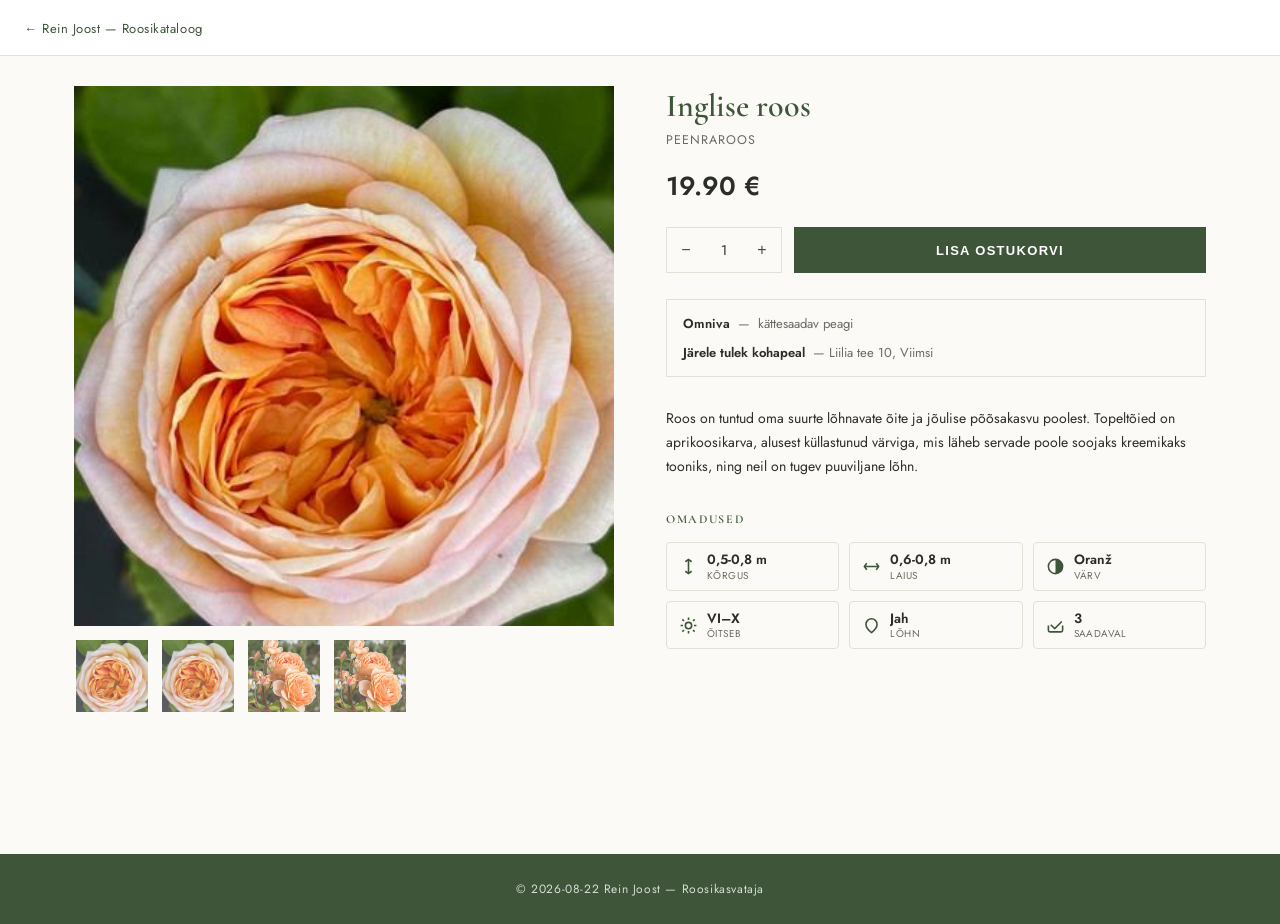
<file: roses/inglise-roos.html>
<!DOCTYPE html>
<html lang="et">
<head>
<meta charset="UTF-8">
<meta name="viewport" content="width=device-width, initial-scale=1.0">
<title>Inglise roos — Rein Joost Roosikasvataja</title>
<meta name="description" content="Roos on tuntud oma suurte lõhnavate õite ja jõulise põõsakasvu poolest. Topeltõied on aprikoosikarva, alusest küllastunud värviga, mis läheb servade poole …">
<link rel="canonical" href="https://reinjoost.github.io/roses/inglise-roos.html">

<!-- Open Graph (для соцсетей и части AI-агентов) -->
<meta property="og:type" content="product">
<meta property="og:title" content="Inglise roos — Rein Joost">
<meta property="og:description" content="Roos on tuntud oma suurte lõhnavate õite ja jõulise põõsakasvu poolest. Topeltõied on aprikoosikarva, alusest küllastunud värviga, mis läheb servade poole …">
<meta property="og:image" content="../images/full/inglise-roos-1.jpg">
<meta property="og:url" content="https://reinjoost.github.io/roses/inglise-roos.html">

<link rel="preconnect" href="https://fonts.googleapis.com">
<link href="https://fonts.googleapis.com/css2?family=Cormorant+Garamond:wght@400;500;600;700&family=Jost:wght@300;400;500;600&display=swap" rel="stylesheet">
<link rel="stylesheet" href="../style.css">

<!-- Структурированные данные Schema.org — их читают Google и AI-агенты. Специально оставлены на всех
     языках сразу (в отличие от видимого текста), чтобы поисковики и AI видели полное описание всегда. -->
<script type="application/ld+json">
{
  "@context": "https://schema.org",
  "@type": "Product",
  "name": "Inglise roos",
  "description": "Roos on tuntud oma suurte lõhnavate õite ja jõulise põõsakasvu poolest. Topeltõied on aprikoosikarva, alusest küllastunud värviga, mis läheb servade poole … Роза известна своими крупными ароматными цветами и энергичным кустистым ростом. Двойные абрикосовые цветки отличаются более насыщенным цветом у основания, … This rose is known for its large fragrant blooms and vigorous bushy growth. The double apricot flowers have a richer colour at the base fading to a warm cr…",
  "image": "../images/full/inglise-roos-1.jpg",
  "url": "https://reinjoost.github.io/roses/inglise-roos.html",
  "category": "Peenraroos",
  "offers": {
    "@type": "Offer",
    "priceCurrency": "EUR",
    "price": "19.90",
    "availability": "https://schema.org/InStock",
    "url": "https://reinjoost.github.io/roses/inglise-roos.html"
  }
}
</script>
</head>
<body>

  <header class="p-header">
    <a href="../index.html" class="p-back" data-i18n="backToCatalog">← Rein Joost — Roosikataloog</a>
  </header>

  <main class="product-wrap">
    <div class="product-main">
      <div class="product-gallery">
        <div class="product-gallery-main"><img id="mainImg" src="../images/full/inglise-roos-1.jpg" alt="Inglise roos"></div>
        <div class="product-gallery-thumbs">
<img src="../images/full/inglise-roos-1.jpg" alt="Inglise roos" loading="lazy">
<img src="../images/full/inglise-roos-2.jpg" alt="Inglise roos" loading="lazy">
<img src="../images/full/inglise-roos-3.jpg" alt="Inglise roos" loading="lazy">
<img src="../images/full/inglise-roos-4.jpg" alt="Inglise roos" loading="lazy">
        </div>
      </div>

      <div class="product-info">
        <h1 class="product-name">Inglise roos</h1>
        <div class="product-type" data-et="Peenraroos" data-ru="Клумбовая роза" data-en="Bed rose">Peenraroos</div>
        <div class="product-price">19.90 €</div>

        <div class="product-buy-row">
          <div class="qty-control">
            <button type="button" id="qtyMinus">−</button>
            <span id="qtyValue">1</span>
            <button type="button" id="qtyPlus">+</button>
          </div>
          <button type="button" class="btn-add-cart" data-i18n="addToCart">Lisa ostukorvi</button>
        </div>

        <div class="product-delivery">
          <div class="delivery-option"><b>Omniva</b> — <span data-i18n="deliverySoon">kättesaadav peagi</span></div>
          <div class="delivery-option"><b data-i18n="pickup">Järele tulek kohapeal</b> — Liilia tee 10, Viimsi</div>
        </div>

        



        <p class="product-desc" data-et="Roos on tuntud oma suurte lõhnavate õite ja jõulise põõsakasvu poolest. Topeltõied on aprikoosikarva, alusest küllastunud värviga, mis läheb servade poole soojaks kreemikaks tooniks, ning neil on tugev puuviljane lõhn." data-ru="Роза известна своими крупными ароматными цветами и энергичным кустистым ростом. Двойные абрикосовые цветки отличаются более насыщенным цветом у основания, переходящим в теплый кремовый оттенок по краям, и обладают сильным фруктовым ароматом." data-en="This rose is known for its large fragrant blooms and vigorous bushy growth. The double apricot flowers have a richer colour at the base fading to a warm cream tone at the edges, with a strong fruity fragrance.">Roos on tuntud oma suurte lõhnavate õite ja jõulise põõsakasvu poolest. Topeltõied on aprikoosikarva, alusest küllastunud värviga, mis läheb servade poole soojaks kreemikaks tooniks, ning neil on tugev puuviljane lõhn.</p>

        <div class="product-omadused">
          <h3 data-i18n="omadusedTitle">Omadused</h3>
          <div class="omadused-grid">
            <div class="omadused-item" title="Kõrgus">
              <svg viewBox="0 0 24 24" fill="none" stroke="currentColor" stroke-width="2"><path d="M12 3v18M8 6l4-3 4 3M8 18l4 3 4-3"/></svg>
              <div class="omadused-text"><div class="omadused-value">0,5-0,8 m</div><div class="omadused-label" data-i18n="omHeight">Kõrgus</div></div>
            </div>
            <div class="omadused-item" title="Laius">
              <svg viewBox="0 0 24 24" fill="none" stroke="currentColor" stroke-width="2"><path d="M3 12h18M6 8l-3 4 3 4M18 8l3 4-3 4"/></svg>
              <div class="omadused-text"><div class="omadused-value">0,6-0,8 m</div><div class="omadused-label" data-i18n="omWidth">Laius</div></div>
            </div>
            <div class="omadused-item" title="Värv">
              <svg viewBox="0 0 24 24" fill="none" stroke="currentColor" stroke-width="2"><circle cx="12" cy="12" r="9"/><path d="M12 3a9 9 0 0 1 0 18z" fill="currentColor" stroke="none"/></svg>
              <div class="omadused-text"><div class="omadused-value" data-et="Oranž" data-ru="Оранжевый" data-en="Orange">Oranž</div><div class="omadused-label" data-i18n="omColor">Värv</div></div>
            </div>
            <div class="omadused-item" title="Õitseb">
              <svg viewBox="0 0 24 24" fill="none" stroke="currentColor" stroke-width="2"><circle cx="12" cy="12" r="4"/><path d="M12 2v3M12 19v3M4.2 4.2l2.1 2.1M17.7 17.7l2.1 2.1M2 12h3M19 12h3M4.2 19.8l2.1-2.1M17.7 6.3l2.1-2.1"/></svg>
              <div class="omadused-text"><div class="omadused-value">VI–X</div><div class="omadused-label" data-i18n="omBloom">Õitseb</div></div>
            </div>
            <div class="omadused-item" title="Lõhn">
              <svg viewBox="0 0 24 24" fill="none" stroke="currentColor" stroke-width="2"><path d="M12 21c4-3 7-6.5 7-10.5A7 7 0 0 0 5 10.5C5 14.5 8 18 12 21z"/></svg>
              <div class="omadused-text"><div class="omadused-value" data-et="Jah" data-ru="Да" data-en="Yes">Jah</div><div class="omadused-label" data-i18n="omFragrance">Lõhn</div></div>
            </div>
            <div class="omadused-item" title="Saadaval">
              <svg viewBox="0 0 24 24" fill="none" stroke="currentColor" stroke-width="2"><path d="M20 7l-9 9-5-5"/><path d="M3 12v6a2 2 0 0 0 2 2h14a2 2 0 0 0 2-2v-6"/></svg>
              <div class="omadused-text"><div class="omadused-value">3</div><div class="omadused-label" data-i18n="omStock">Saadaval</div></div>
            </div>
          </div>
        </div>
      </div>
    </div>
  </main>

  <footer class="p-footer">© 2026-08-22 Rein Joost — Roosikasvataja</footer>

  <script src="../lang.js"></script>
  <script>
    document.querySelectorAll('.product-gallery-thumbs img').forEach(img=>{
      img.addEventListener('click', ()=>{ document.getElementById('mainImg').src = img.src; });
    });
    document.getElementById('qtyMinus').addEventListener('click', ()=>{
      const el = document.getElementById('qtyValue');
      el.textContent = Math.max(1, parseInt(el.textContent)-1);
    });
    document.getElementById('qtyPlus').addEventListener('click', ()=>{
      const el = document.getElementById('qtyValue');
      el.textContent = parseInt(el.textContent)+1;
    });
    initPageLang();
  </script>
</body>
</html>
</file>
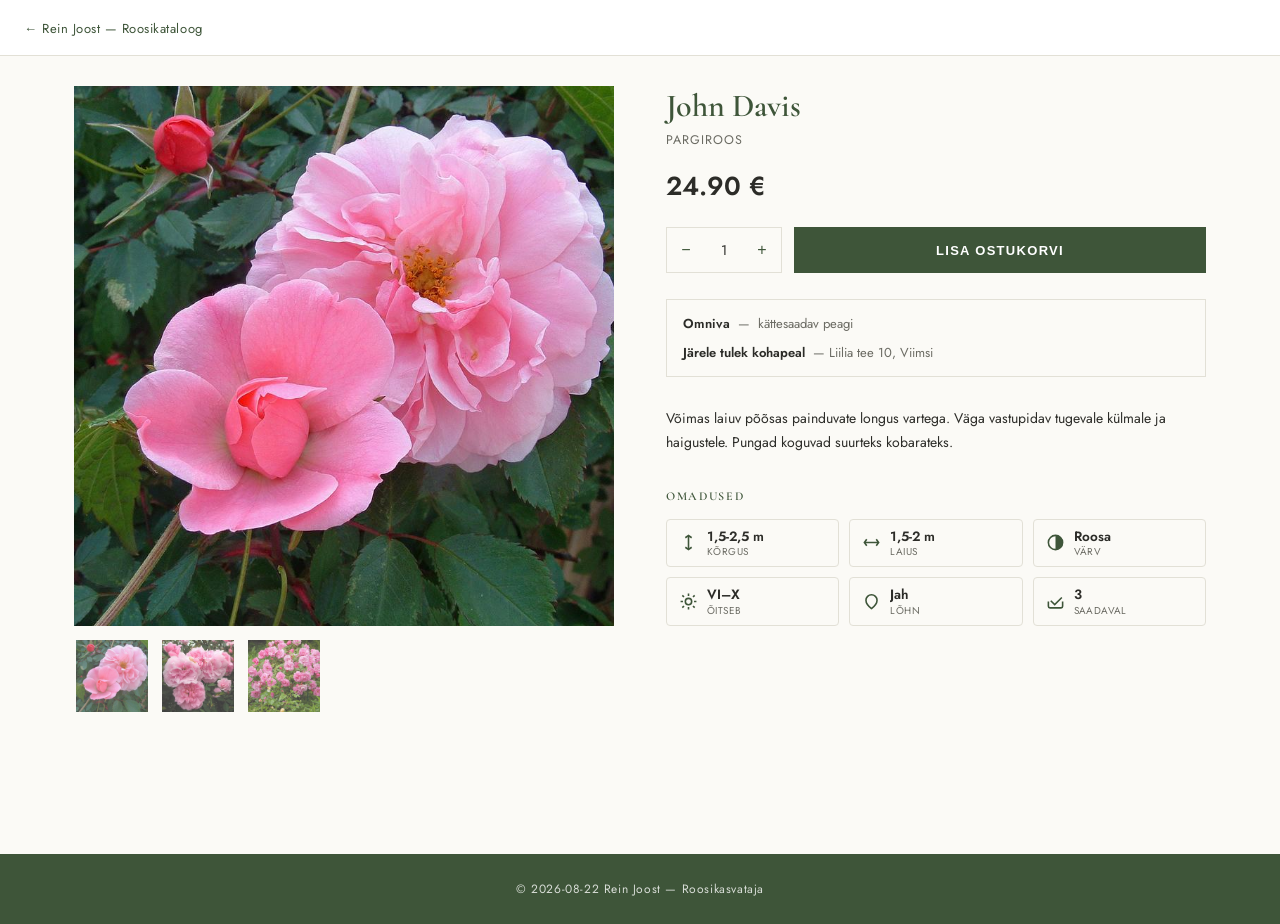
<file: roses/john-davis.html>
<!DOCTYPE html>
<html lang="et">
<head>
<meta charset="UTF-8">
<meta name="viewport" content="width=device-width, initial-scale=1.0">
<title>John Davis — Rein Joost Roosikasvataja</title>
<meta name="description" content="Võimas laiuv põõsas painduvate longus vartega. Väga vastupidav tugevale külmale ja haigustele. Pungad koguvad suurteks kobarateks.">
<link rel="canonical" href="https://reinjoost.github.io/roses/john-davis.html">

<!-- Open Graph (для соцсетей и части AI-агентов) -->
<meta property="og:type" content="product">
<meta property="og:title" content="John Davis — Rein Joost">
<meta property="og:description" content="Võimas laiuv põõsas painduvate longus vartega. Väga vastupidav tugevale külmale ja haigustele. Pungad koguvad suurteks kobarateks.">
<meta property="og:image" content="../images/full/john-davis-1.jpg">
<meta property="og:url" content="https://reinjoost.github.io/roses/john-davis.html">

<link rel="preconnect" href="https://fonts.googleapis.com">
<link href="https://fonts.googleapis.com/css2?family=Cormorant+Garamond:wght@400;500;600;700&family=Jost:wght@300;400;500;600&display=swap" rel="stylesheet">
<link rel="stylesheet" href="../style.css">

<!-- Структурированные данные Schema.org — их читают Google и AI-агенты. Специально оставлены на всех
     языках сразу (в отличие от видимого текста), чтобы поисковики и AI видели полное описание всегда. -->
<script type="application/ld+json">
{
  "@context": "https://schema.org",
  "@type": "Product",
  "name": "John Davis",
  "description": "Võimas laiuv põõsas painduvate longus vartega. Väga vastupidav tugevale külmale ja haigustele. Pungad koguvad suurteks kobarateks. это мощный раскидистый куст с гибкими поникающими побегами. Растение обладает высокой устойчивостью к сильным морозам и болезням. Бутоны собираются в крупн… A powerful spreading shrub with flexible arching canes. Highly resistant to severe frost and disease. Buds form in large clusters.",
  "image": "../images/full/john-davis-1.jpg",
  "url": "https://reinjoost.github.io/roses/john-davis.html",
  "category": "Pargiroos",
  "offers": {
    "@type": "Offer",
    "priceCurrency": "EUR",
    "price": "24.90",
    "availability": "https://schema.org/InStock",
    "url": "https://reinjoost.github.io/roses/john-davis.html"
  }
}
</script>
</head>
<body>

  <header class="p-header">
    <a href="../index.html" class="p-back" data-i18n="backToCatalog">← Rein Joost — Roosikataloog</a>
  </header>

  <main class="product-wrap">
    <div class="product-main">
      <div class="product-gallery">
        <div class="product-gallery-main"><img id="mainImg" src="../images/full/john-davis-1.jpg" alt="John Davis"></div>
        <div class="product-gallery-thumbs">
<img src="../images/full/john-davis-1.jpg" alt="John Davis" loading="lazy">
<img src="../images/full/john-davis-2.jpg" alt="John Davis" loading="lazy">
<img src="../images/full/john-davis-3.jpg" alt="John Davis" loading="lazy">
        </div>
      </div>

      <div class="product-info">
        <h1 class="product-name">John Davis</h1>
        <div class="product-type" data-et="Pargiroos" data-ru="Парковая роза" data-en="Park rose">Pargiroos</div>
        <div class="product-price">24.90 €</div>

        <div class="product-buy-row">
          <div class="qty-control">
            <button type="button" id="qtyMinus">−</button>
            <span id="qtyValue">1</span>
            <button type="button" id="qtyPlus">+</button>
          </div>
          <button type="button" class="btn-add-cart" data-i18n="addToCart">Lisa ostukorvi</button>
        </div>

        <div class="product-delivery">
          <div class="delivery-option"><b>Omniva</b> — <span data-i18n="deliverySoon">kättesaadav peagi</span></div>
          <div class="delivery-option"><b data-i18n="pickup">Järele tulek kohapeal</b> — Liilia tee 10, Viimsi</div>
        </div>

        



        <p class="product-desc" data-et="Võimas laiuv põõsas painduvate longus vartega. Väga vastupidav tugevale külmale ja haigustele. Pungad koguvad suurteks kobarateks." data-ru="это мощный раскидистый куст с гибкими поникающими побегами. Растение обладает высокой устойчивостью к сильным морозам и болезням. Бутоны собираются в крупные кисти." data-en="A powerful spreading shrub with flexible arching canes. Highly resistant to severe frost and disease. Buds form in large clusters.">Võimas laiuv põõsas painduvate longus vartega. Väga vastupidav tugevale külmale ja haigustele. Pungad koguvad suurteks kobarateks.</p>

        <div class="product-omadused">
          <h3 data-i18n="omadusedTitle">Omadused</h3>
          <div class="omadused-grid">
            <div class="omadused-item" title="Kõrgus">
              <svg viewBox="0 0 24 24" fill="none" stroke="currentColor" stroke-width="2"><path d="M12 3v18M8 6l4-3 4 3M8 18l4 3 4-3"/></svg>
              <div class="omadused-text"><div class="omadused-value">1,5-2,5 m</div><div class="omadused-label" data-i18n="omHeight">Kõrgus</div></div>
            </div>
            <div class="omadused-item" title="Laius">
              <svg viewBox="0 0 24 24" fill="none" stroke="currentColor" stroke-width="2"><path d="M3 12h18M6 8l-3 4 3 4M18 8l3 4-3 4"/></svg>
              <div class="omadused-text"><div class="omadused-value">1,5-2 m</div><div class="omadused-label" data-i18n="omWidth">Laius</div></div>
            </div>
            <div class="omadused-item" title="Värv">
              <svg viewBox="0 0 24 24" fill="none" stroke="currentColor" stroke-width="2"><circle cx="12" cy="12" r="9"/><path d="M12 3a9 9 0 0 1 0 18z" fill="currentColor" stroke="none"/></svg>
              <div class="omadused-text"><div class="omadused-value" data-et="Roosa" data-ru="Розовый" data-en="Pink">Roosa</div><div class="omadused-label" data-i18n="omColor">Värv</div></div>
            </div>
            <div class="omadused-item" title="Õitseb">
              <svg viewBox="0 0 24 24" fill="none" stroke="currentColor" stroke-width="2"><circle cx="12" cy="12" r="4"/><path d="M12 2v3M12 19v3M4.2 4.2l2.1 2.1M17.7 17.7l2.1 2.1M2 12h3M19 12h3M4.2 19.8l2.1-2.1M17.7 6.3l2.1-2.1"/></svg>
              <div class="omadused-text"><div class="omadused-value">VI–X</div><div class="omadused-label" data-i18n="omBloom">Õitseb</div></div>
            </div>
            <div class="omadused-item" title="Lõhn">
              <svg viewBox="0 0 24 24" fill="none" stroke="currentColor" stroke-width="2"><path d="M12 21c4-3 7-6.5 7-10.5A7 7 0 0 0 5 10.5C5 14.5 8 18 12 21z"/></svg>
              <div class="omadused-text"><div class="omadused-value" data-et="Jah" data-ru="Да" data-en="Yes">Jah</div><div class="omadused-label" data-i18n="omFragrance">Lõhn</div></div>
            </div>
            <div class="omadused-item" title="Saadaval">
              <svg viewBox="0 0 24 24" fill="none" stroke="currentColor" stroke-width="2"><path d="M20 7l-9 9-5-5"/><path d="M3 12v6a2 2 0 0 0 2 2h14a2 2 0 0 0 2-2v-6"/></svg>
              <div class="omadused-text"><div class="omadused-value">3</div><div class="omadused-label" data-i18n="omStock">Saadaval</div></div>
            </div>
          </div>
        </div>
      </div>
    </div>
  </main>

  <footer class="p-footer">© 2026-08-22 Rein Joost — Roosikasvataja</footer>

  <script src="../lang.js"></script>
  <script>
    document.querySelectorAll('.product-gallery-thumbs img').forEach(img=>{
      img.addEventListener('click', ()=>{ document.getElementById('mainImg').src = img.src; });
    });
    document.getElementById('qtyMinus').addEventListener('click', ()=>{
      const el = document.getElementById('qtyValue');
      el.textContent = Math.max(1, parseInt(el.textContent)-1);
    });
    document.getElementById('qtyPlus').addEventListener('click', ()=>{
      const el = document.getElementById('qtyValue');
      el.textContent = parseInt(el.textContent)+1;
    });
    initPageLang();
  </script>
</body>
</html>
</file>
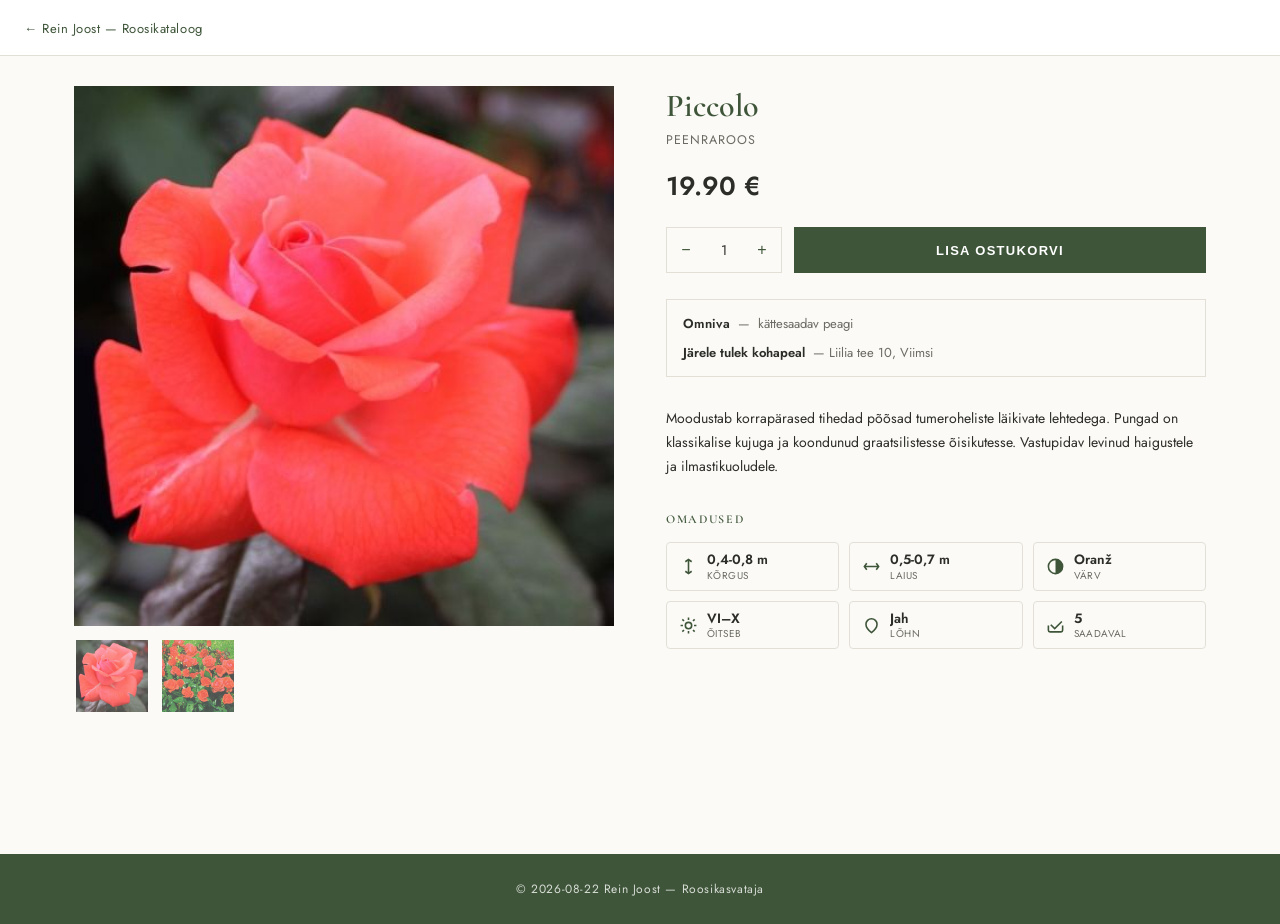
<file: roses/piccolo.html>
<!DOCTYPE html>
<html lang="et">
<head>
<meta charset="UTF-8">
<meta name="viewport" content="width=device-width, initial-scale=1.0">
<title>Piccolo — Rein Joost Roosikasvataja</title>
<meta name="description" content="Moodustab korrapärased tihedad põõsad tumeroheliste läikivate lehtedega. Pungad on klassikalise kujuga ja koondunud graatsilistesse õisikutesse. Vastupidav…">
<link rel="canonical" href="https://reinjoost.github.io/roses/piccolo.html">

<!-- Open Graph (для соцсетей и части AI-агентов) -->
<meta property="og:type" content="product">
<meta property="og:title" content="Piccolo — Rein Joost">
<meta property="og:description" content="Moodustab korrapärased tihedad põõsad tumeroheliste läikivate lehtedega. Pungad on klassikalise kujuga ja koondunud graatsilistesse õisikutesse. Vastupidav…">
<meta property="og:image" content="../images/full/piccolo-1.jpg">
<meta property="og:url" content="https://reinjoost.github.io/roses/piccolo.html">

<link rel="preconnect" href="https://fonts.googleapis.com">
<link href="https://fonts.googleapis.com/css2?family=Cormorant+Garamond:wght@400;500;600;700&family=Jost:wght@300;400;500;600&display=swap" rel="stylesheet">
<link rel="stylesheet" href="../style.css">

<!-- Структурированные данные Schema.org — их читают Google и AI-агенты. Специально оставлены на всех
     языках сразу (в отличие от видимого текста), чтобы поисковики и AI видели полное описание всегда. -->
<script type="application/ld+json">
{
  "@context": "https://schema.org",
  "@type": "Product",
  "name": "Piccolo",
  "description": "Moodustab korrapärased tihedad põõsad tumeroheliste läikivate lehtedega. Pungad on klassikalise kujuga ja koondunud graatsilistesse õisikutesse. Vastupidav… формирует аккуратные густые кусты с темно-зелеными блестящими листьями. Бутоны отличаются классической формой и собраны в изящные соцветия. Растение устойч… Forms neat, dense bushes with dark green glossy leaves. Buds have a classic shape gathered into graceful clusters. Resistant to common diseases and weather…",
  "image": "../images/full/piccolo-1.jpg",
  "url": "https://reinjoost.github.io/roses/piccolo.html",
  "category": "Peenraroos",
  "offers": {
    "@type": "Offer",
    "priceCurrency": "EUR",
    "price": "19.90",
    "availability": "https://schema.org/InStock",
    "url": "https://reinjoost.github.io/roses/piccolo.html"
  }
}
</script>
</head>
<body>

  <header class="p-header">
    <a href="../index.html" class="p-back" data-i18n="backToCatalog">← Rein Joost — Roosikataloog</a>
  </header>

  <main class="product-wrap">
    <div class="product-main">
      <div class="product-gallery">
        <div class="product-gallery-main"><img id="mainImg" src="../images/full/piccolo-1.jpg" alt="Piccolo"></div>
        <div class="product-gallery-thumbs">
<img src="../images/full/piccolo-1.jpg" alt="Piccolo" loading="lazy">
<img src="../images/full/piccolo-2.jpg" alt="Piccolo" loading="lazy">
        </div>
      </div>

      <div class="product-info">
        <h1 class="product-name">Piccolo</h1>
        <div class="product-type" data-et="Peenraroos" data-ru="Клумбовая роза" data-en="Bed rose">Peenraroos</div>
        <div class="product-price">19.90 €</div>

        <div class="product-buy-row">
          <div class="qty-control">
            <button type="button" id="qtyMinus">−</button>
            <span id="qtyValue">1</span>
            <button type="button" id="qtyPlus">+</button>
          </div>
          <button type="button" class="btn-add-cart" data-i18n="addToCart">Lisa ostukorvi</button>
        </div>

        <div class="product-delivery">
          <div class="delivery-option"><b>Omniva</b> — <span data-i18n="deliverySoon">kättesaadav peagi</span></div>
          <div class="delivery-option"><b data-i18n="pickup">Järele tulek kohapeal</b> — Liilia tee 10, Viimsi</div>
        </div>

        



        <p class="product-desc" data-et="Moodustab korrapärased tihedad põõsad tumeroheliste läikivate lehtedega. Pungad on klassikalise kujuga ja koondunud graatsilistesse õisikutesse. Vastupidav levinud haigustele ja ilmastikuoludele." data-ru="формирует аккуратные густые кусты с темно-зелеными блестящими листьями. Бутоны отличаются классической формой и собраны в изящные соцветия. Растение устойчиво к основным заболеваниям и неблагоприятным погодным условиям." data-en="Forms neat, dense bushes with dark green glossy leaves. Buds have a classic shape gathered into graceful clusters. Resistant to common diseases and weather conditions.">Moodustab korrapärased tihedad põõsad tumeroheliste läikivate lehtedega. Pungad on klassikalise kujuga ja koondunud graatsilistesse õisikutesse. Vastupidav levinud haigustele ja ilmastikuoludele.</p>

        <div class="product-omadused">
          <h3 data-i18n="omadusedTitle">Omadused</h3>
          <div class="omadused-grid">
            <div class="omadused-item" title="Kõrgus">
              <svg viewBox="0 0 24 24" fill="none" stroke="currentColor" stroke-width="2"><path d="M12 3v18M8 6l4-3 4 3M8 18l4 3 4-3"/></svg>
              <div class="omadused-text"><div class="omadused-value">0,4-0,8 m</div><div class="omadused-label" data-i18n="omHeight">Kõrgus</div></div>
            </div>
            <div class="omadused-item" title="Laius">
              <svg viewBox="0 0 24 24" fill="none" stroke="currentColor" stroke-width="2"><path d="M3 12h18M6 8l-3 4 3 4M18 8l3 4-3 4"/></svg>
              <div class="omadused-text"><div class="omadused-value">0,5-0,7 m</div><div class="omadused-label" data-i18n="omWidth">Laius</div></div>
            </div>
            <div class="omadused-item" title="Värv">
              <svg viewBox="0 0 24 24" fill="none" stroke="currentColor" stroke-width="2"><circle cx="12" cy="12" r="9"/><path d="M12 3a9 9 0 0 1 0 18z" fill="currentColor" stroke="none"/></svg>
              <div class="omadused-text"><div class="omadused-value" data-et="Oranž" data-ru="Оранжевый" data-en="Orange">Oranž</div><div class="omadused-label" data-i18n="omColor">Värv</div></div>
            </div>
            <div class="omadused-item" title="Õitseb">
              <svg viewBox="0 0 24 24" fill="none" stroke="currentColor" stroke-width="2"><circle cx="12" cy="12" r="4"/><path d="M12 2v3M12 19v3M4.2 4.2l2.1 2.1M17.7 17.7l2.1 2.1M2 12h3M19 12h3M4.2 19.8l2.1-2.1M17.7 6.3l2.1-2.1"/></svg>
              <div class="omadused-text"><div class="omadused-value">VI–X</div><div class="omadused-label" data-i18n="omBloom">Õitseb</div></div>
            </div>
            <div class="omadused-item" title="Lõhn">
              <svg viewBox="0 0 24 24" fill="none" stroke="currentColor" stroke-width="2"><path d="M12 21c4-3 7-6.5 7-10.5A7 7 0 0 0 5 10.5C5 14.5 8 18 12 21z"/></svg>
              <div class="omadused-text"><div class="omadused-value" data-et="Jah" data-ru="Да" data-en="Yes">Jah</div><div class="omadused-label" data-i18n="omFragrance">Lõhn</div></div>
            </div>
            <div class="omadused-item" title="Saadaval">
              <svg viewBox="0 0 24 24" fill="none" stroke="currentColor" stroke-width="2"><path d="M20 7l-9 9-5-5"/><path d="M3 12v6a2 2 0 0 0 2 2h14a2 2 0 0 0 2-2v-6"/></svg>
              <div class="omadused-text"><div class="omadused-value">5</div><div class="omadused-label" data-i18n="omStock">Saadaval</div></div>
            </div>
          </div>
        </div>
      </div>
    </div>
  </main>

  <footer class="p-footer">© 2026-08-22 Rein Joost — Roosikasvataja</footer>

  <script src="../lang.js"></script>
  <script>
    document.querySelectorAll('.product-gallery-thumbs img').forEach(img=>{
      img.addEventListener('click', ()=>{ document.getElementById('mainImg').src = img.src; });
    });
    document.getElementById('qtyMinus').addEventListener('click', ()=>{
      const el = document.getElementById('qtyValue');
      el.textContent = Math.max(1, parseInt(el.textContent)-1);
    });
    document.getElementById('qtyPlus').addEventListener('click', ()=>{
      const el = document.getElementById('qtyValue');
      el.textContent = parseInt(el.textContent)+1;
    });
    initPageLang();
  </script>
</body>
</html>
</file>
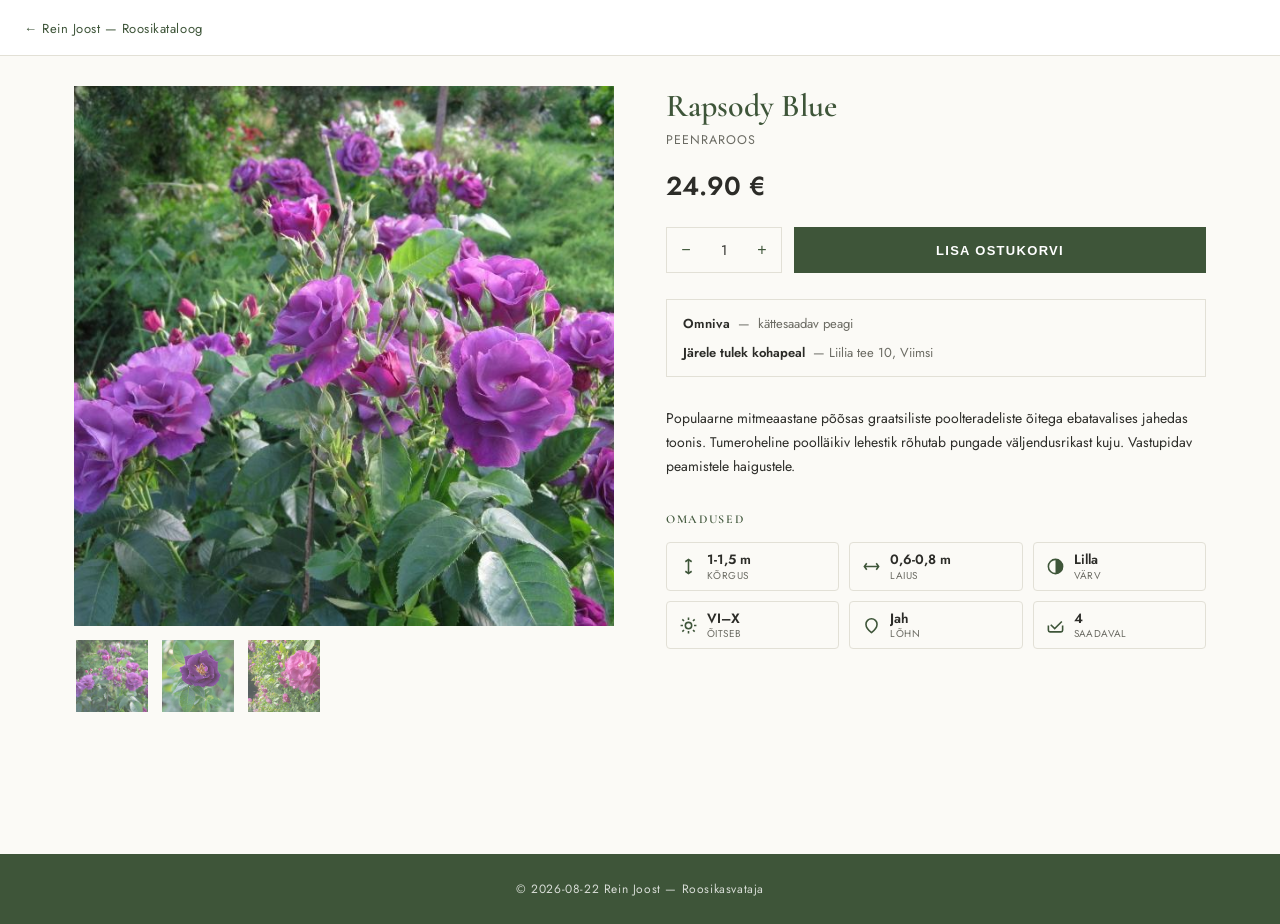
<file: roses/rapsody-blue.html>
<!DOCTYPE html>
<html lang="et">
<head>
<meta charset="UTF-8">
<meta name="viewport" content="width=device-width, initial-scale=1.0">
<title>Rapsody Blue — Rein Joost Roosikasvataja</title>
<meta name="description" content="Populaarne mitmeaastane põõsas graatsiliste poolteradeliste õitega ebatavalises jahedas toonis. Tumeroheline poolläikiv lehestik rõhutab pungade väljendusr…">
<link rel="canonical" href="https://reinjoost.github.io/roses/rapsody-blue.html">

<!-- Open Graph (для соцсетей и части AI-агентов) -->
<meta property="og:type" content="product">
<meta property="og:title" content="Rapsody Blue — Rein Joost">
<meta property="og:description" content="Populaarne mitmeaastane põõsas graatsiliste poolteradeliste õitega ebatavalises jahedas toonis. Tumeroheline poolläikiv lehestik rõhutab pungade väljendusr…">
<meta property="og:image" content="../images/full/rapsody-blue-1.jpg">
<meta property="og:url" content="https://reinjoost.github.io/roses/rapsody-blue.html">

<link rel="preconnect" href="https://fonts.googleapis.com">
<link href="https://fonts.googleapis.com/css2?family=Cormorant+Garamond:wght@400;500;600;700&family=Jost:wght@300;400;500;600&display=swap" rel="stylesheet">
<link rel="stylesheet" href="../style.css">

<!-- Структурированные данные Schema.org — их читают Google и AI-агенты. Специально оставлены на всех
     языках сразу (в отличие от видимого текста), чтобы поисковики и AI видели полное описание всегда. -->
<script type="application/ld+json">
{
  "@context": "https://schema.org",
  "@type": "Product",
  "name": "Rapsody Blue",
  "description": "Populaarne mitmeaastane põõsas graatsiliste poolteradeliste õitega ebatavalises jahedas toonis. Tumeroheline poolläikiv lehestik rõhutab pungade väljendusr… популярный многолетний кустарник с изящными полумахровыми цветками необычного холодного оттенка. Листва темно-зеленая, полуглянцевая, хорошо подчеркивает в… A popular perennial shrub with graceful semi-double flowers in an unusual cool shade. Dark green, semi-glossy foliage highlights the expressive bud shape. …",
  "image": "../images/full/rapsody-blue-1.jpg",
  "url": "https://reinjoost.github.io/roses/rapsody-blue.html",
  "category": "Peenraroos",
  "offers": {
    "@type": "Offer",
    "priceCurrency": "EUR",
    "price": "24.90",
    "availability": "https://schema.org/InStock",
    "url": "https://reinjoost.github.io/roses/rapsody-blue.html"
  }
}
</script>
</head>
<body>

  <header class="p-header">
    <a href="../index.html" class="p-back" data-i18n="backToCatalog">← Rein Joost — Roosikataloog</a>
  </header>

  <main class="product-wrap">
    <div class="product-main">
      <div class="product-gallery">
        <div class="product-gallery-main"><img id="mainImg" src="../images/full/rapsody-blue-1.jpg" alt="Rapsody Blue"></div>
        <div class="product-gallery-thumbs">
<img src="../images/full/rapsody-blue-1.jpg" alt="Rapsody Blue" loading="lazy">
<img src="../images/full/rapsody-blue-2.jpg" alt="Rapsody Blue" loading="lazy">
<img src="../images/full/rapsody-blue-3.jpg" alt="Rapsody Blue" loading="lazy">
        </div>
      </div>

      <div class="product-info">
        <h1 class="product-name">Rapsody Blue</h1>
        <div class="product-type" data-et="Peenraroos" data-ru="Клумбовая роза" data-en="Bed rose">Peenraroos</div>
        <div class="product-price">24.90 €</div>

        <div class="product-buy-row">
          <div class="qty-control">
            <button type="button" id="qtyMinus">−</button>
            <span id="qtyValue">1</span>
            <button type="button" id="qtyPlus">+</button>
          </div>
          <button type="button" class="btn-add-cart" data-i18n="addToCart">Lisa ostukorvi</button>
        </div>

        <div class="product-delivery">
          <div class="delivery-option"><b>Omniva</b> — <span data-i18n="deliverySoon">kättesaadav peagi</span></div>
          <div class="delivery-option"><b data-i18n="pickup">Järele tulek kohapeal</b> — Liilia tee 10, Viimsi</div>
        </div>

        



        <p class="product-desc" data-et="Populaarne mitmeaastane põõsas graatsiliste poolteradeliste õitega ebatavalises jahedas toonis. Tumeroheline poolläikiv lehestik rõhutab pungade väljendusrikast kuju. Vastupidav peamistele haigustele." data-ru="популярный многолетний кустарник с изящными полумахровыми цветками необычного холодного оттенка. Листва темно-зеленая, полуглянцевая, хорошо подчеркивает выразительную форму бутонов. Растение устойчиво к основным болезням и подходит для создания контрастных композиций в саду." data-en="A popular perennial shrub with graceful semi-double flowers in an unusual cool shade. Dark green, semi-glossy foliage highlights the expressive bud shape. Resistant to major diseases.">Populaarne mitmeaastane põõsas graatsiliste poolteradeliste õitega ebatavalises jahedas toonis. Tumeroheline poolläikiv lehestik rõhutab pungade väljendusrikast kuju. Vastupidav peamistele haigustele.</p>

        <div class="product-omadused">
          <h3 data-i18n="omadusedTitle">Omadused</h3>
          <div class="omadused-grid">
            <div class="omadused-item" title="Kõrgus">
              <svg viewBox="0 0 24 24" fill="none" stroke="currentColor" stroke-width="2"><path d="M12 3v18M8 6l4-3 4 3M8 18l4 3 4-3"/></svg>
              <div class="omadused-text"><div class="omadused-value">1-1,5 m</div><div class="omadused-label" data-i18n="omHeight">Kõrgus</div></div>
            </div>
            <div class="omadused-item" title="Laius">
              <svg viewBox="0 0 24 24" fill="none" stroke="currentColor" stroke-width="2"><path d="M3 12h18M6 8l-3 4 3 4M18 8l3 4-3 4"/></svg>
              <div class="omadused-text"><div class="omadused-value">0,6-0,8 m</div><div class="omadused-label" data-i18n="omWidth">Laius</div></div>
            </div>
            <div class="omadused-item" title="Värv">
              <svg viewBox="0 0 24 24" fill="none" stroke="currentColor" stroke-width="2"><circle cx="12" cy="12" r="9"/><path d="M12 3a9 9 0 0 1 0 18z" fill="currentColor" stroke="none"/></svg>
              <div class="omadused-text"><div class="omadused-value" data-et="Lilla" data-ru="Сиреневый" data-en="Purple">Lilla</div><div class="omadused-label" data-i18n="omColor">Värv</div></div>
            </div>
            <div class="omadused-item" title="Õitseb">
              <svg viewBox="0 0 24 24" fill="none" stroke="currentColor" stroke-width="2"><circle cx="12" cy="12" r="4"/><path d="M12 2v3M12 19v3M4.2 4.2l2.1 2.1M17.7 17.7l2.1 2.1M2 12h3M19 12h3M4.2 19.8l2.1-2.1M17.7 6.3l2.1-2.1"/></svg>
              <div class="omadused-text"><div class="omadused-value">VI–X</div><div class="omadused-label" data-i18n="omBloom">Õitseb</div></div>
            </div>
            <div class="omadused-item" title="Lõhn">
              <svg viewBox="0 0 24 24" fill="none" stroke="currentColor" stroke-width="2"><path d="M12 21c4-3 7-6.5 7-10.5A7 7 0 0 0 5 10.5C5 14.5 8 18 12 21z"/></svg>
              <div class="omadused-text"><div class="omadused-value" data-et="Jah" data-ru="Да" data-en="Yes">Jah</div><div class="omadused-label" data-i18n="omFragrance">Lõhn</div></div>
            </div>
            <div class="omadused-item" title="Saadaval">
              <svg viewBox="0 0 24 24" fill="none" stroke="currentColor" stroke-width="2"><path d="M20 7l-9 9-5-5"/><path d="M3 12v6a2 2 0 0 0 2 2h14a2 2 0 0 0 2-2v-6"/></svg>
              <div class="omadused-text"><div class="omadused-value">4</div><div class="omadused-label" data-i18n="omStock">Saadaval</div></div>
            </div>
          </div>
        </div>
      </div>
    </div>
  </main>

  <footer class="p-footer">© 2026-08-22 Rein Joost — Roosikasvataja</footer>

  <script src="../lang.js"></script>
  <script>
    document.querySelectorAll('.product-gallery-thumbs img').forEach(img=>{
      img.addEventListener('click', ()=>{ document.getElementById('mainImg').src = img.src; });
    });
    document.getElementById('qtyMinus').addEventListener('click', ()=>{
      const el = document.getElementById('qtyValue');
      el.textContent = Math.max(1, parseInt(el.textContent)-1);
    });
    document.getElementById('qtyPlus').addEventListener('click', ()=>{
      const el = document.getElementById('qtyValue');
      el.textContent = parseInt(el.textContent)+1;
    });
    initPageLang();
  </script>
</body>
</html>
</file>
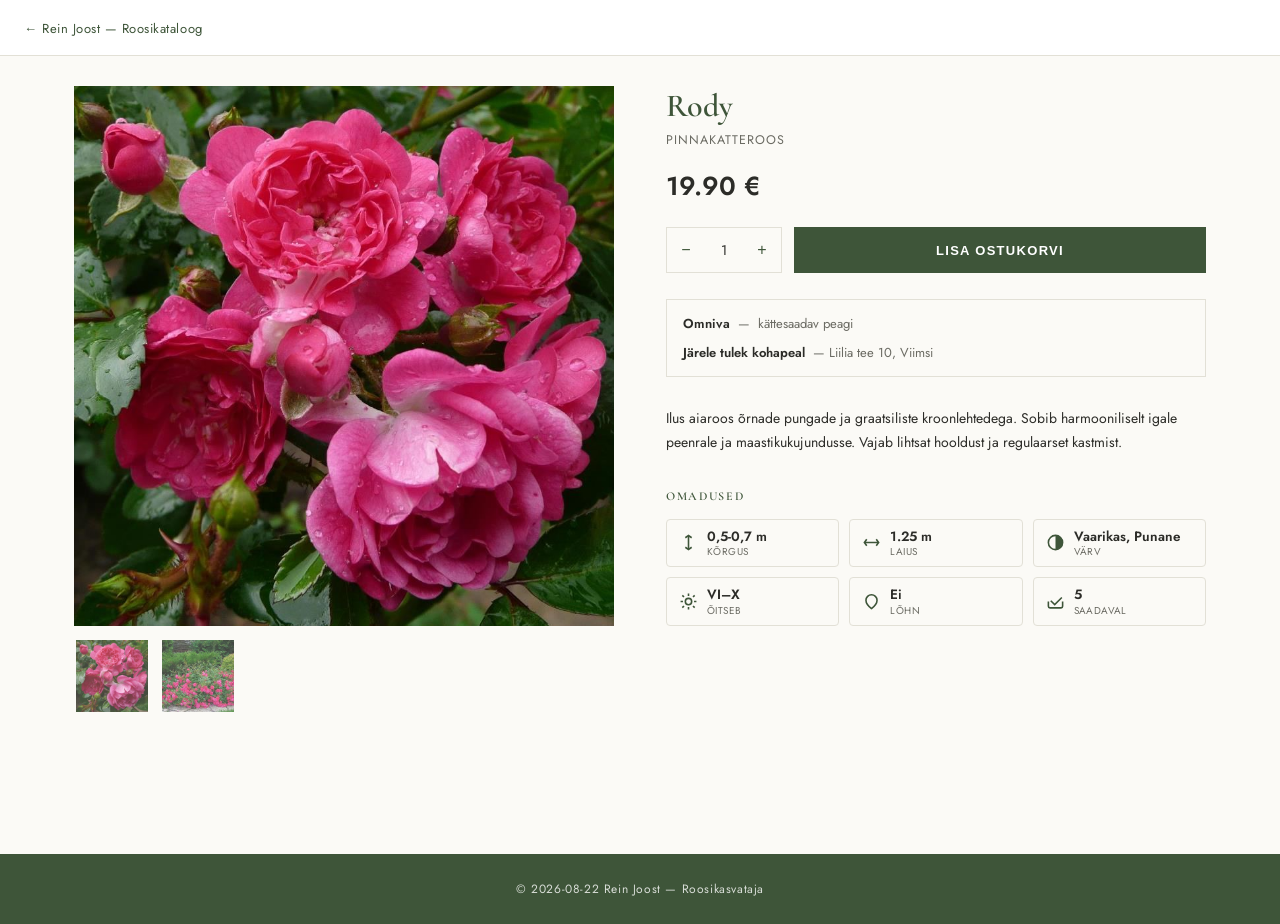
<file: roses/rody.html>
<!DOCTYPE html>
<html lang="et">
<head>
<meta charset="UTF-8">
<meta name="viewport" content="width=device-width, initial-scale=1.0">
<title>Rody — Rein Joost Roosikasvataja</title>
<meta name="description" content="Ilus aiaroos õrnade pungade ja graatsiliste kroonlehtedega. Sobib harmooniliselt igale peenrale ja maastikukujundusse. Vajab lihtsat hooldust ja regulaarse…">
<link rel="canonical" href="https://reinjoost.github.io/roses/rody.html">

<!-- Open Graph (для соцсетей и части AI-агентов) -->
<meta property="og:type" content="product">
<meta property="og:title" content="Rody — Rein Joost">
<meta property="og:description" content="Ilus aiaroos õrnade pungade ja graatsiliste kroonlehtedega. Sobib harmooniliselt igale peenrale ja maastikukujundusse. Vajab lihtsat hooldust ja regulaarse…">
<meta property="og:image" content="../images/full/rody-1.jpg">
<meta property="og:url" content="https://reinjoost.github.io/roses/rody.html">

<link rel="preconnect" href="https://fonts.googleapis.com">
<link href="https://fonts.googleapis.com/css2?family=Cormorant+Garamond:wght@400;500;600;700&family=Jost:wght@300;400;500;600&display=swap" rel="stylesheet">
<link rel="stylesheet" href="../style.css">

<!-- Структурированные данные Schema.org — их читают Google и AI-агенты. Специально оставлены на всех
     языках сразу (в отличие от видимого текста), чтобы поисковики и AI видели полное описание всегда. -->
<script type="application/ld+json">
{
  "@context": "https://schema.org",
  "@type": "Product",
  "name": "Rody",
  "description": "Ilus aiaroos õrnade pungade ja graatsiliste kroonlehtedega. Sobib harmooniliselt igale peenrale ja maastikukujundusse. Vajab lihtsat hooldust ja regulaarse… это красивый садовый цветок с нежными бутонами и изящными лепестками. Она гармонично смотрится на любых клумбах и в ландшафтном дизайне. Это растение требу… A beautiful garden rose with delicate buds and graceful petals. Blends harmoniously into any flowerbed or landscape design. Needs simple care and regular w…",
  "image": "../images/full/rody-1.jpg",
  "url": "https://reinjoost.github.io/roses/rody.html",
  "category": "Pinnakatteroos",
  "offers": {
    "@type": "Offer",
    "priceCurrency": "EUR",
    "price": "19.90",
    "availability": "https://schema.org/InStock",
    "url": "https://reinjoost.github.io/roses/rody.html"
  }
}
</script>
</head>
<body>

  <header class="p-header">
    <a href="../index.html" class="p-back" data-i18n="backToCatalog">← Rein Joost — Roosikataloog</a>
  </header>

  <main class="product-wrap">
    <div class="product-main">
      <div class="product-gallery">
        <div class="product-gallery-main"><img id="mainImg" src="../images/full/rody-1.jpg" alt="Rody"></div>
        <div class="product-gallery-thumbs">
<img src="../images/full/rody-1.jpg" alt="Rody" loading="lazy">
<img src="../images/full/rody-2.jpg" alt="Rody" loading="lazy">
        </div>
      </div>

      <div class="product-info">
        <h1 class="product-name">Rody</h1>
        <div class="product-type" data-et="Pinnakatteroos" data-ru="Почвопокровная роза" data-en="Ground cover rose">Pinnakatteroos</div>
        <div class="product-price">19.90 €</div>

        <div class="product-buy-row">
          <div class="qty-control">
            <button type="button" id="qtyMinus">−</button>
            <span id="qtyValue">1</span>
            <button type="button" id="qtyPlus">+</button>
          </div>
          <button type="button" class="btn-add-cart" data-i18n="addToCart">Lisa ostukorvi</button>
        </div>

        <div class="product-delivery">
          <div class="delivery-option"><b>Omniva</b> — <span data-i18n="deliverySoon">kättesaadav peagi</span></div>
          <div class="delivery-option"><b data-i18n="pickup">Järele tulek kohapeal</b> — Liilia tee 10, Viimsi</div>
        </div>

        



        <p class="product-desc" data-et="Ilus aiaroos õrnade pungade ja graatsiliste kroonlehtedega. Sobib harmooniliselt igale peenrale ja maastikukujundusse. Vajab lihtsat hooldust ja regulaarset kastmist." data-ru="это красивый садовый цветок с нежными бутонами и изящными лепестками. Она гармонично смотрится на любых клумбах и в ландшафтном дизайне. Это растение требует простого ухода и регулярного полива." data-en="A beautiful garden rose with delicate buds and graceful petals. Blends harmoniously into any flowerbed or landscape design. Needs simple care and regular watering.">Ilus aiaroos õrnade pungade ja graatsiliste kroonlehtedega. Sobib harmooniliselt igale peenrale ja maastikukujundusse. Vajab lihtsat hooldust ja regulaarset kastmist.</p>

        <div class="product-omadused">
          <h3 data-i18n="omadusedTitle">Omadused</h3>
          <div class="omadused-grid">
            <div class="omadused-item" title="Kõrgus">
              <svg viewBox="0 0 24 24" fill="none" stroke="currentColor" stroke-width="2"><path d="M12 3v18M8 6l4-3 4 3M8 18l4 3 4-3"/></svg>
              <div class="omadused-text"><div class="omadused-value">0,5-0,7 m</div><div class="omadused-label" data-i18n="omHeight">Kõrgus</div></div>
            </div>
            <div class="omadused-item" title="Laius">
              <svg viewBox="0 0 24 24" fill="none" stroke="currentColor" stroke-width="2"><path d="M3 12h18M6 8l-3 4 3 4M18 8l3 4-3 4"/></svg>
              <div class="omadused-text"><div class="omadused-value">1.25 m</div><div class="omadused-label" data-i18n="omWidth">Laius</div></div>
            </div>
            <div class="omadused-item" title="Värv">
              <svg viewBox="0 0 24 24" fill="none" stroke="currentColor" stroke-width="2"><circle cx="12" cy="12" r="9"/><path d="M12 3a9 9 0 0 1 0 18z" fill="currentColor" stroke="none"/></svg>
              <div class="omadused-text"><div class="omadused-value" data-et="Vaarikas, Punane" data-ru="Малиновый, Красный" data-en="Raspberry, Red">Vaarikas, Punane</div><div class="omadused-label" data-i18n="omColor">Värv</div></div>
            </div>
            <div class="omadused-item" title="Õitseb">
              <svg viewBox="0 0 24 24" fill="none" stroke="currentColor" stroke-width="2"><circle cx="12" cy="12" r="4"/><path d="M12 2v3M12 19v3M4.2 4.2l2.1 2.1M17.7 17.7l2.1 2.1M2 12h3M19 12h3M4.2 19.8l2.1-2.1M17.7 6.3l2.1-2.1"/></svg>
              <div class="omadused-text"><div class="omadused-value">VI–X</div><div class="omadused-label" data-i18n="omBloom">Õitseb</div></div>
            </div>
            <div class="omadused-item" title="Lõhn">
              <svg viewBox="0 0 24 24" fill="none" stroke="currentColor" stroke-width="2"><path d="M12 21c4-3 7-6.5 7-10.5A7 7 0 0 0 5 10.5C5 14.5 8 18 12 21z"/></svg>
              <div class="omadused-text"><div class="omadused-value" data-et="Ei" data-ru="Нет" data-en="No">Ei</div><div class="omadused-label" data-i18n="omFragrance">Lõhn</div></div>
            </div>
            <div class="omadused-item" title="Saadaval">
              <svg viewBox="0 0 24 24" fill="none" stroke="currentColor" stroke-width="2"><path d="M20 7l-9 9-5-5"/><path d="M3 12v6a2 2 0 0 0 2 2h14a2 2 0 0 0 2-2v-6"/></svg>
              <div class="omadused-text"><div class="omadused-value">5</div><div class="omadused-label" data-i18n="omStock">Saadaval</div></div>
            </div>
          </div>
        </div>
      </div>
    </div>
  </main>

  <footer class="p-footer">© 2026-08-22 Rein Joost — Roosikasvataja</footer>

  <script src="../lang.js"></script>
  <script>
    document.querySelectorAll('.product-gallery-thumbs img').forEach(img=>{
      img.addEventListener('click', ()=>{ document.getElementById('mainImg').src = img.src; });
    });
    document.getElementById('qtyMinus').addEventListener('click', ()=>{
      const el = document.getElementById('qtyValue');
      el.textContent = Math.max(1, parseInt(el.textContent)-1);
    });
    document.getElementById('qtyPlus').addEventListener('click', ()=>{
      const el = document.getElementById('qtyValue');
      el.textContent = parseInt(el.textContent)+1;
    });
    initPageLang();
  </script>
</body>
</html>
</file>
<file: style.css>
:root{
    --green-dark:#3E5539;
    --green:#4D6947;
    --green-light:#EDF1EA;
    --cream:#FBFAF6;
    --gold:#B99A56;
    --text:#2C2C28;
    --text-light:#6b6b63;
    --white:#ffffff;
    --border:#e2e0d6;
  }
  *{box-sizing:border-box;margin:0;padding:0;}
  body{
    font-family:'Jost',sans-serif;
    color:var(--text);
    background:var(--cream);
    -webkit-font-smoothing:antialiased;
  }
  h1,h2,h3,.logo-name{
    font-family:'Cormorant Garamond',serif;
    font-weight:600;
  }
  a{text-decoration:none;color:inherit;}
  ul{list-style:none;}
  img{max-width:100%;display:block;}

  /* ===== TOP BAR ===== */
  .topbar{
    background:var(--green);
    color:var(--white);
    font-size:13px;
    letter-spacing:.03em;
  }
  .topbar-inner{
    max-width:1280px;
    margin:0 auto;
    padding:8px 24px;
    display:flex;
    justify-content:flex-end;
    gap:28px;
    align-items:center;
  }
  .topbar a{
    display:flex;
    align-items:center;
    gap:6px;
    color:var(--white);
    opacity:.95;
  }
  .topbar a:hover{opacity:1;text-decoration:underline;}
  .topbar svg{width:14px;height:14px;flex-shrink:0;}

  /* ===== HEADER MAIN ROW ===== */
  .header-main{
    background:var(--white);
    border-bottom:1px solid var(--border);
  }
  .header-main-inner{
    max-width:1280px;
    margin:0 auto;
    padding:18px 24px;
    display:grid;
    grid-template-columns:1fr auto 1fr;
    align-items:center;
    gap:16px;
  }
  .search-box{
    display:flex;
    align-items:center;
    border:1px solid var(--border);
    border-radius:2px;
    padding:8px 12px;
    max-width:280px;
    gap:8px;
  }
  .search-box input{
    border:none;
    outline:none;
    font-family:'Jost',sans-serif;
    font-size:13px;
    width:100%;
    background:transparent;
    color:var(--text);
  }
  .search-box svg{width:15px;height:15px;color:var(--text-light);flex-shrink:0;}

  .voice-search-btn{
    background:none;
    border:none;
    padding:2px;
    cursor:pointer;
    display:flex;
    align-items:center;
    color:var(--text-light);
    flex-shrink:0;
  }
  .voice-search-btn svg{width:16px;height:16px;}
  .voice-search-btn:hover{color:var(--green-dark);}
  .voice-search-btn.listening{color:#c0392b;}
  .voice-search-btn.listening svg{animation:pulse-mic 1s infinite;}
  @keyframes pulse-mic{
    0%,100%{opacity:1;}
    50%{opacity:.35;}
  }

  /* ===== PROMO BANNER ===== */
  .promo-banner{
    background:linear-gradient(120deg, var(--green-light) 0%, #F4EDE7 100%);
    border-bottom:1px solid var(--border);
  }
  .promo-banner-inner{
    max-width:980px;
    margin:0 auto;
    padding:16px 24px;
    text-align:center;
    font-family:'Jost',sans-serif;
    font-size:16px;
    letter-spacing:.1em;
    text-transform:uppercase;
    line-height:1.7;
    color:var(--green-dark);
  }

  .logo-center{text-align:center;text-decoration:none;cursor:pointer;display:block;}
  .logo-name{
    font-size:30px;
    letter-spacing:.08em;
    color:var(--green-dark);
    line-height:1;
  }
  .logo-sub{
    font-family:'Jost',sans-serif;
    font-size:11px;
    letter-spacing:.28em;
    color:var(--gold);
    margin-top:4px;
  }

  .header-right{
    display:flex;
    align-items:center;
    justify-content:flex-end;
    gap:22px;
    font-size:13px;
  }
  .header-right .nav-link{
    letter-spacing:.02em;
    white-space:nowrap;
  }
  .header-right .nav-link:hover{color:var(--green);text-decoration:underline;}
  .lang-switch{
    display:flex;
    gap:8px;
    align-items:center;
  }
  .lang-switch button{
    background:none;
    border:none;
    cursor:pointer;
    font-size:16px;
    line-height:1;
    padding:2px;
    border-radius:2px;
    filter:grayscale(60%);
    opacity:.65;
    transition:opacity .15s, filter .15s;
  }
  .lang-switch button.active,
  .lang-switch button:hover{
    filter:grayscale(0%);
    opacity:1;
  }
  .cart-icon svg{width:20px;height:20px;}
  .cart-icon{position:relative;display:flex;}

  /* ===== YOUTUBE LINE ===== */
  .video-strip{
    background:var(--green-light);
    border-bottom:1px solid var(--border);
    text-align:center;
    padding:10px 16px;
    font-size:13px;
  }
  .video-strip a{
    color:var(--green-dark);
    display:inline-flex;
    align-items:center;
    gap:8px;
    font-weight:500;
    letter-spacing:.02em;
  }
  .video-strip a:hover{text-decoration:underline;}
  .video-strip svg{width:18px;height:18px;color:#c4302b;flex-shrink:0;}

  /* ===== CATALOG SECTION ===== */
  .catalog-wrap{
    max-width:1320px;
    margin:0 auto;
    padding:36px 24px 100px;
  }
  .catalog-heading{
    font-size:32px;
    color:var(--green-dark);
    margin-bottom:22px;
  }
  .catalog-layout{
    display:grid;
    grid-template-columns:250px 1fr;
    gap:36px;
    align-items:start;
  }
  .filters-toggle{display:none;}

  /* --- FILTER SIDEBAR --- */
  .filters{
    border:1px solid var(--border);
    background:var(--white);
    padding:22px 20px;
    position:sticky;
    top:20px;
  }
  .filters h3{
    font-size:12px;
    letter-spacing:.14em;
    text-transform:uppercase;
    color:var(--green-dark);
    margin-bottom:6px;
    font-family:'Jost',sans-serif;
    font-weight:600;
  }
  .filter-group{
    padding:16px 0;
    border-bottom:1px solid var(--border);
  }
  .filter-group:first-child{padding-top:0;}
  .filter-group:last-child{border-bottom:none;}
  .filter-option{
    display:flex;
    align-items:center;
    gap:8px;
    font-size:13px;
    padding:5px 0;
    cursor:pointer;
    color:var(--text);
  }
  .filter-option input{accent-color:var(--green-dark);width:15px;height:15px;cursor:pointer;}
  .filter-price{
    display:flex;
    align-items:center;
    gap:8px;
    margin-top:8px;
  }
  .filter-price input{
    width:100%;
    border:1px solid var(--border);
    padding:7px 8px;
    font-size:13px;
    font-family:'Jost',sans-serif;
    color:var(--text);
  }
  .filter-reset{
    margin-top:18px;
    width:100%;
    background:none;
    border:1px solid var(--green-dark);
    color:var(--green-dark);
    padding:10px;
    font-size:12px;
    letter-spacing:.1em;
    text-transform:uppercase;
    cursor:pointer;
    transition:background .15s,color .15s;
  }
  .filter-reset:hover{background:var(--green-dark);color:var(--white);}

  /* --- CATALOG TOOLBAR + GRID --- */
  .catalog-toolbar{
    display:flex;
    justify-content:space-between;
    align-items:center;
    margin-bottom:20px;
    gap:12px;
    flex-wrap:wrap;
  }
  .catalog-count{font-size:13px;color:var(--text-light);}
  .sort-select{
    border:1px solid var(--border);
    background:var(--white);
    padding:9px 12px;
    font-size:13px;
    font-family:'Jost',sans-serif;
    color:var(--text);
    cursor:pointer;
  }
  .rose-grid{
    display:grid;
    grid-template-columns:repeat(3,1fr);
    gap:22px 20px;
  }
  .rose-card{
    background:var(--white);
    border:1px solid var(--border);
    cursor:pointer;
    display:flex;
    flex-direction:column;
  }
  .rose-card-photo{
    position:relative;
    overflow:hidden;
    aspect-ratio:1/1;
    background:var(--green-light);
  }
  .rose-card-photo img{
    width:100%;
    height:100%;
    object-fit:cover;
    transition:transform .35s ease;
  }
  .rose-card:hover .rose-card-photo img{transform:scale(1.06);}
  .rose-card-cart{
    position:absolute;
    right:10px;
    bottom:10px;
    width:38px;
    height:38px;
    border-radius:50%;
    background:var(--white);
    display:flex;
    align-items:center;
    justify-content:center;
    opacity:0;
    transform:translateY(8px);
    transition:opacity .2s, transform .2s;
    box-shadow:0 2px 10px rgba(0,0,0,.18);
  }
  .rose-card:hover .rose-card-cart{opacity:1;transform:translateY(0);}
  .rose-card-cart svg{width:18px;height:18px;color:var(--green-dark);}
  .rose-card-stock{
    position:absolute;
    left:10px;
    top:10px;
    background:rgba(255,255,255,.92);
    color:var(--green-dark);
    font-size:10.5px;
    letter-spacing:.05em;
    text-transform:uppercase;
    padding:4px 9px;
    font-weight:600;
  }
  .rose-card-body{padding:14px 16px 18px;}
  .rose-card-name{
    font-family:'Cormorant Garamond',serif;
    font-size:20px;
    font-weight:600;
    color:var(--green-dark);
    margin-bottom:4px;
  }
  .rose-card-type{
    font-size:11.5px;
    color:var(--text-light);
    text-transform:uppercase;
    letter-spacing:.05em;
    margin-bottom:8px;
  }
  .rose-card-price{
    font-size:15px;
    font-weight:600;
    color:var(--text);
  }
  .catalog-empty-state{
    border:1px dashed var(--border);
    padding:60px 24px;
    text-align:center;
    color:var(--text-light);
    font-size:14px;
    grid-column:1/-1;
  }

  /* ===== PRODUCT DETAIL VIEW ===== */
  .product-view{display:none;}
  .product-view.open{display:block;}
  .catalog-view.hidden{display:none;}
  .product-wrap{
    max-width:1180px;
    margin:0 auto;
    padding:30px 24px 100px;
  }
  .breadcrumb-back{
    display:inline-flex;
    align-items:center;
    gap:6px;
    font-size:13px;
    color:var(--green-dark);
    margin-bottom:26px;
    cursor:pointer;
    background:none;
    border:none;
    font-family:'Jost',sans-serif;
    padding:0;
  }
  .breadcrumb-back svg{width:16px;height:16px;}
  .breadcrumb-back:hover{text-decoration:underline;}

  .product-main{
    display:grid;
    grid-template-columns:1fr 1fr;
    gap:52px;
  }
  .product-gallery-main{
    aspect-ratio:1/1;
    background:var(--green-light);
    overflow:hidden;
    margin-bottom:12px;
  }
  .product-gallery-main img{width:100%;height:100%;object-fit:cover;}
  .product-gallery-thumbs{
    display:flex;
    gap:10px;
  }
  .product-gallery-thumbs img{
    width:76px;
    height:76px;
    object-fit:cover;
    border:2px solid transparent;
    cursor:pointer;
    opacity:.75;
  }
  .product-gallery-thumbs img.active{border-color:var(--green-dark);opacity:1;}

  .product-name{
    font-size:32px;
    color:var(--green-dark);
    margin-bottom:6px;
  }
  .product-type{
    font-size:12.5px;
    text-transform:uppercase;
    letter-spacing:.08em;
    color:var(--text-light);
    margin-bottom:18px;
  }
  .product-price{
    font-size:26px;
    font-weight:600;
    color:var(--text);
    margin-bottom:22px;
  }
  .product-buy-row{
    display:flex;
    gap:12px;
    margin-bottom:26px;
  }
  .qty-control{
    display:flex;
    align-items:center;
    border:1px solid var(--border);
  }
  .qty-control button{
    width:38px;
    height:44px;
    background:none;
    border:none;
    font-size:16px;
    cursor:pointer;
    color:var(--green-dark);
  }
  .qty-control button:hover{background:var(--green-light);}
  .qty-control span{
    width:38px;
    text-align:center;
    font-size:14px;
  }
  .btn-add-cart{
    flex:1;
    background:var(--green-dark);
    color:var(--white);
    border:none;
    font-size:13px;
    letter-spacing:.1em;
    text-transform:uppercase;
    font-weight:600;
    cursor:pointer;
    transition:background .15s;
  }
  .btn-add-cart:hover{background:var(--green);}
  .btn-consult{
    display:flex;
    align-items:center;
    justify-content:center;
    text-decoration:none;
    text-align:center;
  }

  .product-delivery{
    display:flex;
    flex-direction:column;
    gap:10px;
    border:1px solid var(--border);
    padding:14px 16px;
    margin-bottom:30px;
    font-size:13px;
    color:var(--text-light);
  }
  .delivery-option{display:flex;align-items:center;gap:8px;}
  .product-delivery svg{width:26px;height:26px;color:var(--green-dark);flex-shrink:0;}
  .product-delivery b{color:var(--text);font-weight:600;}

  .preorder-badge{
    display:inline-block;
    vertical-align:middle;
    margin-left:12px;
    background:var(--gold);
    color:var(--white);
    font-size:12px;
    letter-spacing:.04em;
    padding:4px 12px;
    border-radius:2px;
    font-family:'Jost',sans-serif;
    font-weight:600;
  }
  .price-on-request{font-size:20px;color:var(--text-light);}

  .preorder-info{
    border:1px solid #E3B98A;
    background:#FBF0E4;
    padding:12px 14px;
    font-size:12.5px;
    line-height:1.6;
    color:#6B4A22;
    margin-bottom:26px;
  }
  .preorder-info b{color:#8A5A20;}

  .preorder-badge.card-badge{
    position:absolute;
    left:10px;
    top:10px;
    margin-left:0;
    font-size:10.5px;
    padding:4px 9px;
  }

  .product-desc{
    font-size:14px;
    line-height:1.7;
    color:var(--text);
    margin-bottom:34px;
  }

  .product-omadused h3{
    font-size:12px;
    letter-spacing:.14em;
    text-transform:uppercase;
    color:var(--green-dark);
    margin-bottom:16px;
  }
  .omadused-grid{
    display:flex;
    flex-wrap:wrap;
    gap:10px;
  }
  .omadused-item{
    display:flex;
    align-items:center;
    gap:9px;
    border:1px solid var(--border);
    border-radius:4px;
    padding:8px 12px;
    flex:1 1 150px;
    min-width:130px;
  }
  .omadused-item svg{width:19px;height:19px;color:var(--green-dark);flex-shrink:0;}
  .omadused-text{display:flex;flex-direction:column;line-height:1.3;min-width:0;}
  .omadused-label{
    font-size:10px;
    color:var(--text-light);
    text-transform:uppercase;
    letter-spacing:.04em;
  }
  .omadused-value{
    font-size:13.5px;
    font-weight:600;
    color:var(--text);
    white-space:nowrap;
    overflow:hidden;
    text-overflow:ellipsis;
  }

  /* ===== FOOTER ===== */
  footer{
    background:var(--green-dark);
    color:rgba(255,255,255,.8);
    text-align:center;
    padding:30px 16px;
    font-size:12px;
    letter-spacing:.05em;
  }

  /* ===== MOBILE ===== */
  .burger,.mobile-search{display:none;}
  .burger-wrap{position:relative;display:flex;align-items:center;}
  .burger{
    display:flex;
    flex-direction:column;
    justify-content:center;
    gap:4px;
    background:none;
    border:none;
    cursor:pointer;
    padding:4px;
  }
  .burger span{width:22px;height:2px;background:var(--text);display:block;}
  .burger-menu{
    position:absolute;
    top:calc(100% + 14px);
    right:0;
    background:var(--white);
    border:1px solid var(--border);
    box-shadow:0 8px 24px rgba(0,0,0,.08);
    min-width:260px;
    padding:10px 0;
    display:none;
    flex-direction:column;
    z-index:50;
  }
  .burger-menu.open{display:flex;}
  .burger-menu a,
  .burger-menu-item{
    padding:12px 20px;
    font-size:13px;
    letter-spacing:.02em;
    color:var(--text);
    display:flex;
    flex-direction:column;
    gap:2px;
  }
  .burger-menu a:hover{background:var(--green-light);color:var(--green-dark);}
  .burger-menu-item-btn{
    padding:14px 20px;
    font-size:13px;
    letter-spacing:.02em;
    color:var(--green-dark);
    font-weight:600;
    background:none;
    border:none;
    text-align:left;
    cursor:pointer;
    font-family:'Jost',sans-serif;
  }
  .burger-menu-item-btn:hover{background:var(--green-light);}

  .modal-overlay{
    display:none;
    position:fixed;
    inset:0;
    background:rgba(44,44,40,.55);
    z-index:200;
    align-items:center;
    justify-content:center;
    padding:20px;
  }
  .modal-overlay.open{display:flex;}
  .modal-box{
    display:none;
    background:var(--white);
    max-width:360px;
    width:100%;
    padding:26px;
    position:relative;
    border-radius:4px;
  }
  .modal-box.open{display:block;}
  .modal-close{
    position:absolute;
    top:10px;
    right:14px;
    background:none;
    border:none;
    font-size:22px;
    line-height:1;
    cursor:pointer;
    color:var(--text-light);
  }
  .modal-close:hover{color:var(--text);}
  .modal-photo{
    width:100%;
    height:180px;
    object-fit:cover;
    border-radius:4px;
    margin-bottom:16px;
  }
  .modal-youtube-link{
    display:inline-block;
    color:var(--green-dark);
    font-weight:600;
    font-size:14px;
    border-bottom:1px solid var(--green-dark);
  }
  .modal-address{
    font-size:16px;
    font-weight:600;
    color:var(--green-dark);
    margin-bottom:16px;
  }
  .modal-map{
    display:block;
    border-radius:4px;
    overflow:hidden;
    border:1px solid var(--border);
  }
  .modal-map img{display:block;width:100%;height:auto;}

  .modal-faq{
    max-width:640px;
    max-height:82vh;
    overflow-y:auto;
    padding:30px 30px 26px;
  }
  .faq-title{
    font-size:24px;
    color:var(--green-dark);
    margin-bottom:18px;
    padding-right:20px;
  }
  .faq-item{
    border-bottom:1px solid var(--border);
    padding:14px 0;
  }
  .faq-item:last-child{border-bottom:none;}
  .faq-question{
    font-size:14.5px;
    font-weight:600;
    color:var(--green-dark);
    margin-bottom:6px;
  }
  .faq-answer{
    font-size:13.5px;
    line-height:1.65;
    color:var(--text);
  }
  .faq-section-title{
    font-family:'Cormorant Garamond',serif;
    font-size:19px;
    color:var(--green-dark);
    margin:22px 0 10px;
  }
  .faq-steps{
    margin:0 0 12px;
    padding-left:20px;
  }
  .faq-steps li{
    font-size:13.5px;
    line-height:1.65;
    color:var(--text);
    margin-bottom:8px;
  }
  .faq-note{
    font-size:13px;
    line-height:1.6;
    color:var(--text-light);
    background:var(--green-light);
    padding:12px 14px;
    border-radius:4px;
  }

  @media (max-width:900px){
    .topbar-inner{justify-content:center;gap:18px;padding:8px 12px;font-size:12px;flex-wrap:wrap;}

    .promo-banner-inner{padding:12px 16px;font-size:12.5px;letter-spacing:normal;text-transform:none;line-height:1.55;}

    .header-main-inner{
      display:flex;
      flex-wrap:wrap;
      align-items:center;
      justify-content:space-between;
      padding:12px 14px;
      gap:8px;
    }
    .logo-center{order:1;flex-shrink:1;min-width:0;}
    .header-right{order:2;flex-shrink:0;}
    .search-box{
      display:flex;
      order:3;
      flex-basis:100%;
      max-width:none;
      margin-top:12px;
    }
    .logo-name{font-size:17px;white-space:nowrap;}
    .logo-sub{font-size:7.5px;letter-spacing:.16em;}

    .modal-faq{max-width:92vw;padding:24px 18px 20px;}
    .faq-title{font-size:20px;}

    .header-right{gap:7px;}
    .header-right .nav-link{display:none;}
    .lang-switch{gap:3px;}
    .lang-switch button{font-size:12px;padding:1px;}
    .cart-icon svg{width:17px;height:17px;}

    .burger{
      display:flex;
      flex-direction:column;
      gap:4px;
      background:none;
      border:none;
      cursor:pointer;
      padding:4px 2px;
    }
    .burger span{width:18px;height:2px;background:var(--text);display:block;}

    .catalog-wrap{padding:24px 14px 60px;}
    .catalog-heading{font-size:24px;margin-bottom:16px;}
    .catalog-layout{grid-template-columns:1fr;gap:16px;}
    .filters{position:static;}
    .filters-toggle{
      display:flex;
      width:100%;
      justify-content:space-between;
      align-items:center;
      border:1px solid var(--border);
      background:var(--white);
      padding:13px 16px;
      font-size:13px;
      letter-spacing:.08em;
      text-transform:uppercase;
      color:var(--green-dark);
      font-weight:600;
      cursor:pointer;
    }
    .filters-toggle svg{width:16px;height:16px;transition:transform .2s;}
    .filters-toggle.open svg{transform:rotate(180deg);}
    .filters{display:none;}
    .filters.open{display:block;}

    .rose-grid{grid-template-columns:repeat(2,1fr);gap:14px 10px;}
    .rose-card-name{font-size:17px;}
    .rose-card-body{padding:10px 12px 14px;}

    .product-main{grid-template-columns:1fr;gap:24px;}
    .product-name{font-size:26px;}
    .product-price{font-size:22px;}
    .omadused-item{flex:1 1 42%;min-width:110px;padding:7px 10px;}
  }

  @media (max-width:520px){
    .rose-grid{grid-template-columns:1fr;}
  }

/* ===== PRODUCT PAGE (standalone) ===== */
.p-header{
  background:var(--white);
  border-bottom:1px solid var(--border);
  padding:16px 24px;
}
.p-back{
  color:var(--green-dark);
  font-size:13px;
  letter-spacing:.04em;
}
.p-back:hover{text-decoration:underline;}
.p-footer{
  background:var(--green-dark);
  color:rgba(255,255,255,.8);
  text-align:center;
  padding:26px 16px;
  font-size:12px;
  margin-top:40px;
}
.lang-tabs{
  display:flex;
  gap:8px;
  margin:22px 0 14px;
}
.lang-tabs .lang-tab{
  border:1px solid var(--border);
  background:var(--white);
  color:var(--text-light);
  padding:6px 14px;
  font-size:12px;
  letter-spacing:.06em;
  cursor:pointer;
  font-family:'Jost',sans-serif;
}
.lang-tabs .lang-tab.active{
  background:var(--green-dark);
  color:var(--white);
  border-color:var(--green-dark);
}
@media (max-width:900px){
  .p-header{padding:14px 16px;}
}
</file>
